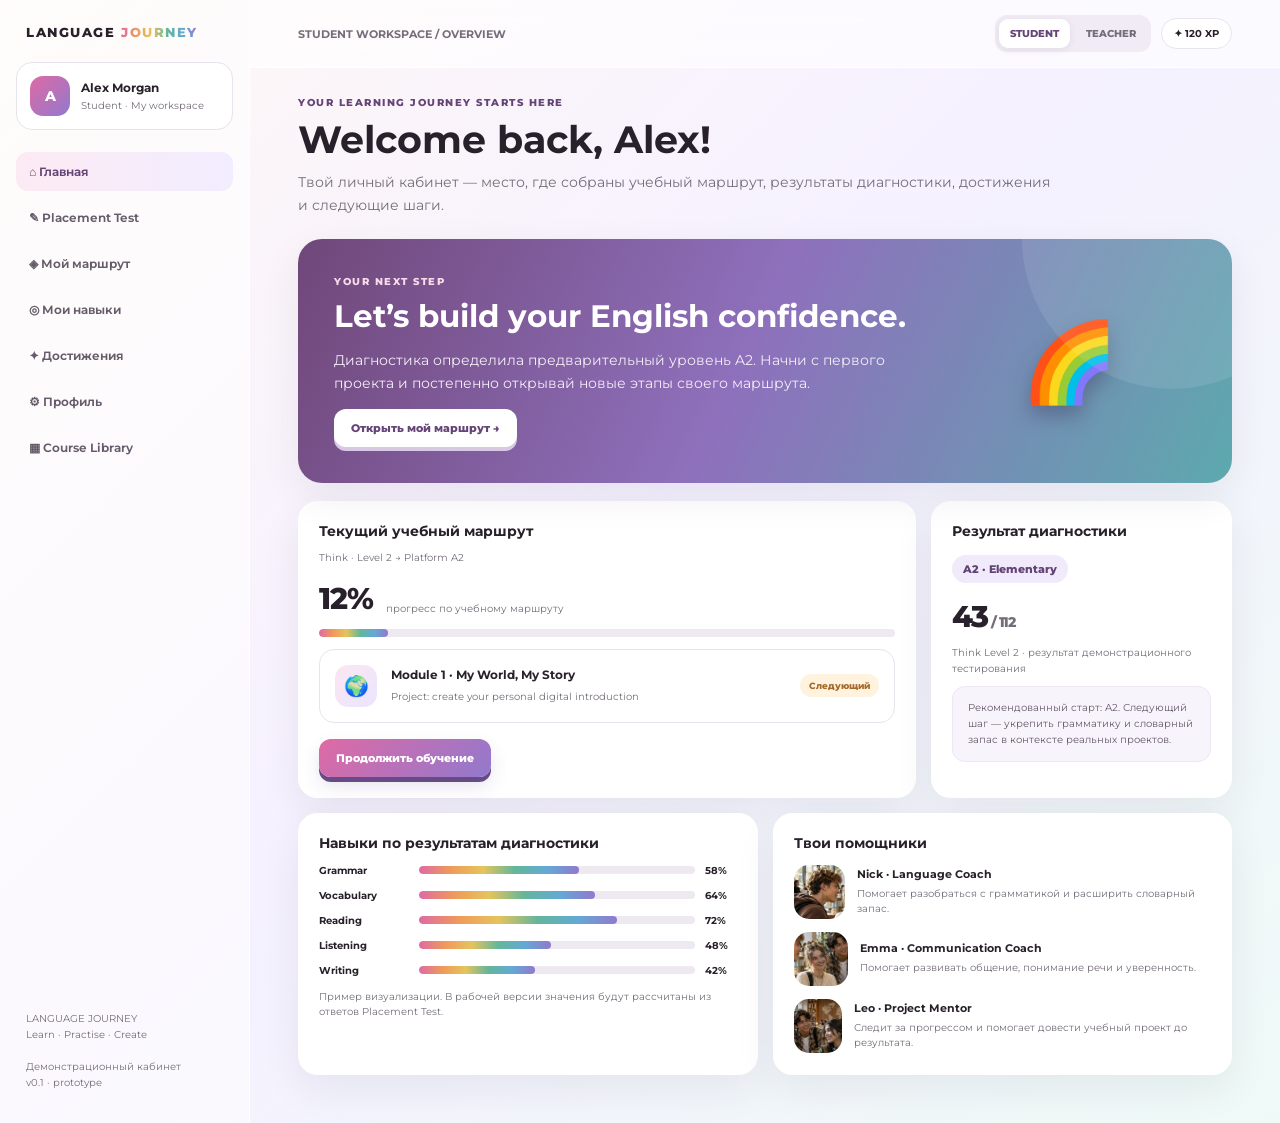
<file: index.html>
<!doctype html>
<html lang="ru"><head><meta charset="utf-8"><meta name="viewport" content="width=device-width,initial-scale=1">
<title>Language Journey · Student Cabinet</title>
<style>
@import url('https://fonts.googleapis.com/css2?family=Montserrat:wght@400;500;600;700;800&display=swap');
:root{--ink:#28202a;--muted:#766d7b;--paper:#fff;--bg:#f7f4fb;--line:#e9e3ee;--pink:#df6aa4;--orange:#ef9a5a;--yellow:#e5c45c;--green:#63b69b;--blue:#64a9d5;--violet:#9179ce;--plum:#654477;--shadow:0 14px 40px #30203d12}
*{box-sizing:border-box}body{margin:0;background:linear-gradient(135deg,#fff8f6,#f5f1ff 48%,#effaf7);font:14px Montserrat,Arial,sans-serif;color:var(--ink);min-height:100vh}button{font:inherit;cursor:pointer}.shell{min-height:100vh;display:grid;grid-template-columns:250px 1fr}.side{background:#fff9;border-right:1px solid #fff;padding:24px 16px;display:flex;flex-direction:column;gap:22px}.logo{font-weight:800;letter-spacing:.12em;font-size:13px;padding:0 10px}.logo span{background:linear-gradient(90deg,var(--pink),var(--orange),var(--yellow),var(--green),var(--blue),var(--violet));color:transparent;background-clip:text}.profile{display:flex;align-items:center;gap:11px;padding:13px;border:1px solid var(--line);border-radius:16px;background:#fff}.avatar{width:40px;height:40px;border-radius:13px;background:linear-gradient(135deg,var(--pink),var(--violet));display:grid;place-items:center;color:white;font-weight:800}.profile b{display:block;font-size:12px}.profile small{color:var(--muted);font-size:10px}.nav{display:grid;gap:7px}.nav button{border:0;background:transparent;text-align:left;padding:12px 13px;border-radius:12px;color:#655b6a;font-weight:650;font-size:12px}.nav button.active,.nav button:hover{background:linear-gradient(100deg,#fceaf3,#f1edff);color:var(--plum)}.sidefoot{margin-top:auto;font-size:10px;color:var(--muted);line-height:1.6;padding:8px 10px}.main{min-width:0;display:flex;flex-direction:column}.top{height:68px;padding:0 clamp(18px,4vw,48px);display:flex;align-items:center;justify-content:space-between;border-bottom:1px solid #fff;background:#ffffff9c;backdrop-filter:blur(12px)}.crumb{font-size:11px;color:var(--muted);font-weight:700}.topright{display:flex;align-items:center;gap:10px}.pill{border:1px solid var(--line);background:#fff;border-radius:30px;padding:8px 12px;font-size:10px;font-weight:700}.content{width:min(1180px,100%);margin:0 auto;padding:28px clamp(16px,4vw,48px) 48px}.view{display:none}.view.active{display:block}.eyebrow{font-size:10px;letter-spacing:.15em;text-transform:uppercase;font-weight:800;color:var(--plum);margin-bottom:9px}.h1{font-size:clamp(26px,4vw,38px);line-height:1.15;margin:0 0 9px}.sub{color:var(--muted);line-height:1.65;margin:0 0 22px;max-width:760px}.hero{background:linear-gradient(115deg,#704779,#8e70bc 48%,#5da9ae);color:white;border-radius:24px;padding:clamp(22px,4vw,36px);display:grid;grid-template-columns:1.4fr .6fr;gap:20px;align-items:center;box-shadow:var(--shadow);overflow:hidden;position:relative}.hero:after{content:"";position:absolute;width:300px;height:300px;border-radius:50%;right:-90px;top:-150px;background:#ffffff18}.hero .eyebrow{color:#f7dce9}.hero h2{font-size:clamp(22px,3vw,31px);margin:0 0 10px}.hero p{color:#f5edf8;line-height:1.65;max-width:620px}.heroArt{justify-self:center;font-size:78px;filter:drop-shadow(0 10px 10px #33204455)}.btn{border:0;border-radius:12px;padding:12px 17px;font-weight:800;font-size:11px;color:#fff;background:linear-gradient(135deg,var(--pink),var(--violet));box-shadow:0 5px 0 #674b87,0 9px 18px #674b8728;transition:.15s}.btn:active{transform:translateY(3px);box-shadow:0 2px 0 #674b87}.btn.light{background:white;color:var(--plum);box-shadow:0 4px 0 #d7c9e4}.grid{display:grid;grid-template-columns:repeat(12,1fr);gap:15px;margin-top:18px}.panel{background:#fff;border:1px solid #fff;border-radius:19px;padding:20px;box-shadow:var(--shadow);min-width:0}.span-3{grid-column:span 3}.span-4{grid-column:span 4}.span-5{grid-column:span 5}.span-6{grid-column:span 6}.span-7{grid-column:span 7}.span-8{grid-column:span 8}.span-12{grid-column:span 12}.panel h3{margin:0 0 7px;font-size:14px}.muted{color:var(--muted)}.small{font-size:10px;line-height:1.55}.metric{font-size:30px;font-weight:800;letter-spacing:-.04em}.level{display:inline-flex;align-items:center;gap:7px;border-radius:30px;padding:7px 11px;background:#f0eafa;color:#634477;font-size:11px;font-weight:800}.bar{height:8px;background:#eee9f1;border-radius:20px;overflow:hidden;margin:12px 0}.bar i{display:block;height:100%;border-radius:20px;background:linear-gradient(90deg,var(--pink),var(--orange),var(--yellow),var(--green),var(--blue),var(--violet))}.skill{display:grid;grid-template-columns:90px 1fr 32px;gap:10px;align-items:center;margin:12px 0;font-size:10px;font-weight:700}.skill .bar{margin:0}.module{display:flex;align-items:center;gap:14px;padding:15px;border:1px solid var(--line);border-radius:15px;margin-top:10px;background:#fff}.moduleIcon{width:42px;height:42px;display:grid;place-items:center;border-radius:13px;background:linear-gradient(135deg,#fce6f0,#eae5ff);font-size:20px;flex:none}.moduleBody{flex:1;min-width:0}.moduleBody b{display:block;font-size:12px;margin-bottom:4px}.moduleBody small{font-size:10px;color:var(--muted)}.status{font-size:9px;font-weight:800;padding:6px 9px;border-radius:20px;background:#e8f5ef;color:#39866b;white-space:nowrap}.status.lock{background:#f2eff4;color:#89808e}.status.next{background:#fff2df;color:#a56a28}.pathrow{display:grid;grid-template-columns:35px 1fr auto;gap:12px;align-items:center;padding:15px 0;border-bottom:1px solid var(--line)}.pathrow:last-child{border:0}.num{width:32px;height:32px;border-radius:50%;display:grid;place-items:center;background:linear-gradient(135deg,#f5dce9,#e4def8);font-weight:800;color:var(--plum)}.badge{display:inline-flex;padding:8px 10px;border-radius:11px;background:linear-gradient(120deg,#fff0d4,#f9e5f1);font-size:10px;font-weight:800;margin:4px}.helper{display:flex;gap:12px;align-items:center;margin-top:12px}.helper img{width:54px;height:54px;object-fit:cover;border-radius:15px}.helper b{font-size:11px}.helper p{font-size:10px;color:var(--muted);line-height:1.5;margin:4px 0}.notice{padding:13px 15px;border-radius:13px;background:#f8f4fb;border:1px solid #eee5f5;font-size:10px;line-height:1.6;color:#66596c}.actions{display:flex;gap:10px;flex-wrap:wrap;margin-top:16px}.table{width:100%;border-collapse:collapse;font-size:10px}.table td{padding:10px 6px;border-bottom:1px solid var(--line)}.table td:last-child{text-align:right;font-weight:800}.mobileMenu{display:none}
@media(max-width:800px){.shell{grid-template-columns:1fr}.side{position:sticky;top:0;z-index:5;padding:10px 12px;flex-direction:row;align-items:center;gap:10px;border-right:0;border-bottom:1px solid var(--line);overflow-x:auto}.logo{white-space:nowrap}.profile{display:none}.nav{display:flex;gap:4px}.nav button{white-space:nowrap;padding:10px}.sidefoot{display:none}.top{height:52px}.hero{grid-template-columns:1fr}.heroArt{display:none}.span-8,.span-4,.span-6{grid-column:span 12}.content{padding-top:20px}.module{align-items:flex-start}.status{white-space:normal;text-align:center}}

/* Teacher workspace additions */
.modeSwitch{display:flex;gap:5px;background:#f0ebf4;padding:4px;border-radius:12px}
.modeSwitch button{border:0;background:transparent;padding:8px 11px;border-radius:9px;font-size:10px;font-weight:800;color:#766d7b}
.modeSwitch button.active{background:#fff;color:#654477;box-shadow:0 2px 8px #30203d12}
.teacherOnly{display:none}.teacherOnly.active{display:block}
.kpi{display:flex;align-items:center;justify-content:space-between;gap:10px}.kpi .metric{font-size:27px}
.delta{font-size:9px;font-weight:800;color:#39866b;background:#e8f5ef;padding:6px 8px;border-radius:20px}
.filters{display:flex;gap:9px;flex-wrap:wrap;margin:13px 0}
.filters input,.filters select{font:inherit;font-size:10px;border:1px solid var(--line);background:#fff;border-radius:10px;padding:10px 12px;color:var(--ink);min-width:150px}
.dataTable{width:100%;border-collapse:collapse;font-size:10px;min-width:620px}
.dataTable th{text-align:left;color:var(--muted);font-size:9px;text-transform:uppercase;letter-spacing:.08em;padding:11px 9px;border-bottom:1px solid var(--line)}
.dataTable td{padding:12px 9px;border-bottom:1px solid var(--line);vertical-align:middle}
.dataTable tr:last-child td{border-bottom:0}
.studentCell{display:flex;align-items:center;gap:9px;font-weight:800}
.studentAvatar{width:29px;height:29px;border-radius:10px;background:linear-gradient(135deg,#f3d6e6,#dcd6f6);display:grid;place-items:center;color:#654477;font-size:10px}
.levelTag{font-size:9px;font-weight:800;border-radius:20px;padding:5px 8px;background:#eee9fa;color:#674b87;display:inline-block}
.scoreBar{height:6px;background:#eee9f1;border-radius:20px;width:75px;overflow:hidden;display:inline-block;vertical-align:middle;margin-right:6px}
.scoreBar i{display:block;height:100%;background:linear-gradient(90deg,var(--pink),var(--orange),var(--green))}
.tableWrap{overflow-x:auto}
.teacherHero{background:linear-gradient(115deg,#3e344f,#654477 52%,#4d8790);color:white;border-radius:22px;padding:25px;display:flex;justify-content:space-between;gap:20px;align-items:center}
.teacherHero p{color:#eee5f3;font-size:11px;line-height:1.6;max-width:650px}
.teacherHero .eyebrow{color:#f3d6e6}
.teacherHero .heroArt{font-size:56px}
.miniBars{display:grid;gap:12px;margin-top:16px}
.miniBar{display:grid;grid-template-columns:95px 1fr 30px;gap:10px;align-items:center;font-size:10px;font-weight:700}
.miniBar .bar{margin:0}
.alertRow{padding:12px;border-radius:12px;background:#fff7ed;border:1px solid #f6e7d5;font-size:10px;line-height:1.55;margin-top:9px}
.detailBtn{border:1px solid var(--line);background:#fff;color:var(--plum);padding:7px 10px;border-radius:9px;font-size:9px;font-weight:800}
.modalBack{position:fixed;inset:0;background:#21172e66;display:none;align-items:center;justify-content:center;padding:16px;z-index:20}
.modalBack.open{display:flex}.modal{background:white;border-radius:20px;padding:24px;width:min(540px,100%);box-shadow:0 20px 60px #1b102b44}
.modalHead{display:flex;justify-content:space-between;align-items:center;gap:12px}.modalHead button{border:0;background:#f4eff7;border-radius:9px;padding:7px 10px}
@media(max-width:800px){.modeSwitch{margin-left:auto}.teacherHero .heroArt{display:none}.dataTable{min-width:600px}}


/* v0.6 layout corrections */
.grid>.panel{min-width:0}
.teacherHero{width:100%;min-width:0}
.teacherHero>div:first-child{min-width:0}
.teacherHero p{max-width:760px}
#teacher .grid{grid-template-columns:repeat(12,minmax(0,1fr));align-items:stretch}
#teacher .grid>.panel{height:100%}
#teacher .miniBar{grid-template-columns:42px minmax(0,1fr) 26px}
#teacherGroups .grid{grid-template-columns:repeat(12,minmax(0,1fr))}
#teacherGroups .panel.span-4{grid-column:span 4}
#teacherAnalytics .grid,#teacherSettings .grid{grid-template-columns:repeat(12,minmax(0,1fr))}
#teacherStudents .panel{width:100%}
@media(max-width:900px){
 .span-3,.span-4,.span-5,.span-6,.span-7,.span-8{grid-column:span 12}
 #teacher .grid>.panel,#teacherGroups .panel.span-4{grid-column:span 12}
 #teacherAnalytics .grid>.panel,#teacherSettings .grid>.panel{grid-column:span 12}
 .teacherHero{align-items:flex-start}
}


/* Teacher pages: compact, information-dense workspace */
.sectionHead{display:flex;align-items:center;justify-content:space-between;gap:14px;flex-wrap:wrap;margin-bottom:12px}
.sectionHead h3{margin:0 0 4px}
.actionRow{width:100%;display:flex;align-items:center;gap:11px;text-align:left;border:0;border-top:1px solid var(--line);background:transparent;padding:13px 2px;color:var(--ink)}
.actionRow>span{width:34px;height:34px;display:grid;place-items:center;border-radius:11px;background:#f5eafa;color:var(--plum);font-size:17px;flex:none}
.actionRow div{flex:1;min-width:0}.actionRow b,.actionRow small{display:block}.actionRow b{font-size:11px}.actionRow small{font-size:9px;color:var(--muted);margin-top:3px}
.attentionItem{display:flex;align-items:center;gap:10px;padding:11px 0;border-top:1px solid var(--line)}
.attentionItem>div{flex:1;min-width:0}.attentionItem b,.attentionItem small{display:block}.attentionItem b{font-size:11px}.attentionItem small{font-size:9px;color:var(--muted);margin-top:3px}
.attentionDot{width:9px;height:9px;border-radius:50%;background:#e9a05d;flex:none}
.activityLine{display:grid;grid-template-columns:1fr auto;gap:4px 12px;padding:11px 0;border-top:1px solid var(--line)}
.activityLine b{font-size:10px}.activityLine span{font-size:9px;color:var(--muted)}.activityLine small{font-size:9px;color:var(--muted);grid-column:2;grid-row:1/3}
.tableFooter{display:flex;justify-content:space-between;align-items:center;gap:12px;padding-top:13px;border-top:1px solid var(--line)}
.pager{display:flex;align-items:center;gap:9px;font-size:10px;font-weight:700}
.compareRow{display:grid;grid-template-columns:82px 1fr 65px;gap:12px;align-items:center;margin:17px 0;font-size:10px}
.compareRow .bar{margin:0}.compareRow strong{text-align:right;font-size:10px}
.recommendation{padding:11px 0;border-top:1px solid var(--line)}
.recommendation b{font-size:10px}.recommendation p{font-size:9px;color:var(--muted);line-height:1.5;margin:5px 0 0}
.courseSetting{display:flex;align-items:center;gap:11px;padding:13px 0;border-top:1px solid var(--line)}
.courseBadge{width:34px;height:34px;border-radius:11px;background:linear-gradient(135deg,#f4dce9,#e7e1fb);display:grid;place-items:center;font-weight:800;color:var(--plum)}
.courseSetting>div:nth-child(2){flex:1;min-width:0}.courseSetting b,.courseSetting small{display:block}.courseSetting b{font-size:11px}.courseSetting small{font-size:9px;color:var(--muted);margin-top:3px}
.ruleRow{display:flex;justify-content:space-between;padding:7px 2px;border-bottom:1px solid var(--line);font-size:10px}.ruleRow span{color:var(--muted)}.ruleRow b{color:var(--plum)}
.settingLine{display:flex;justify-content:space-between;align-items:center;gap:14px;padding:12px 0;border-top:1px solid var(--line)}
.settingLine span{min-width:0}.settingLine b,.settingLine small{display:block}.settingLine b{font-size:10px}.settingLine small{font-size:9px;color:var(--muted);margin-top:3px}
.settingLine input[type=checkbox]{width:17px;height:17px;accent-color:#8b65b4;flex:none}
.settingsForm{display:grid;grid-template-columns:repeat(3,minmax(0,1fr));gap:12px}
.settingsForm label{font-size:9px;font-weight:700;color:var(--muted)}
.settingsForm input,.settingsForm select{display:block;width:100%;margin-top:6px;padding:10px;border:1px solid var(--line);border-radius:10px;font:inherit;font-size:10px;background:#fff;color:var(--ink)}
#teacherGroups .grid,#teacherStudents .grid,#teacherAnalytics .grid,#teacherSettings .grid{align-items:stretch}
#teacherGroups .panel,#teacherStudents .panel,#teacherAnalytics .panel,#teacherSettings .panel{height:100%}
#teacherGroups .span-4{grid-column:span 4}
#teacherGroups .span-8{grid-column:span 8}
#teacherGroups .span-4:last-child{grid-column:span 4}
@media(max-width:900px){
 #teacherGroups .span-4,#teacherGroups .span-8,
 #teacherStudents .span-3,#teacherStudents .span-6,
 #teacherAnalytics .span-3,#teacherAnalytics .span-4,#teacherAnalytics .span-6,#teacherAnalytics .span-8,
 #teacherSettings .span-6{grid-column:span 12}
 .settingsForm{grid-template-columns:1fr}
 .tableFooter{align-items:flex-start;flex-direction:column}
}

.achievementCard .achievementIcon{width:54px;height:54px;display:flex;align-items:center;justify-content:center;margin-bottom:3px}.achievementCard .achievementIcon svg{width:54px;height:54px;display:block}.achievementCard{min-height:164px}
</style></head><body>
<div class="shell">
<aside class="side"><div class="logo">LANGUAGE <span>JOURNEY</span></div>
<div class="profile"><div class="avatar">A</div><div><b>Alex Morgan</b><small id="roleCaption">Student · My workspace</small></div></div>
<nav class="nav">
<button class="active" data-view="home">⌂ Главная</button><button data-view="path">◈ Мой маршрут</button><button data-view="skills">◎ Мои навыки</button><button data-view="achievements">✦ Достижения</button><button data-view="profile">⚙ Профиль</button>
</nav><div class="sidefoot">LANGUAGE JOURNEY<br>Learn · Practise · Create<br><br>Демонстрационный кабинет<br>v0.1 · prototype</div></aside>
<section class="main"><header class="top"><div class="crumb" id="crumb">STUDENT WORKSPACE / OVERVIEW</div><div class="topright"><div class="modeSwitch"><button id="studentMode" class="active" onclick="setMode('student')">STUDENT</button><button id="teacherMode" onclick="setMode('teacher')">TEACHER</button></div><span class="pill" id="topPill">✦ 120 XP</span></div></header>
<div class="content">
<section class="view active" id="home">
<div class="eyebrow">Your learning journey starts here</div><h1 class="h1">Welcome back, Alex!</h1><p class="sub">Твой личный кабинет — место, где собраны учебный маршрут, результаты диагностики, достижения и следующие шаги.</p>
<div class="hero"><div><div class="eyebrow">Your next step</div><h2>Let’s build your English confidence.</h2><p>Диагностика определила предварительный уровень A2. Начни с первого проекта и постепенно открывай новые этапы своего маршрута.</p><button class="btn light" onclick="show('path')">Открыть мой маршрут →</button></div><div class="heroArt">🌈</div></div>
<div class="grid">
<div class="panel span-8"><h3>Текущий учебный маршрут</h3><p class="small muted">Think · Level 2 → Platform A2</p>
<div style="display:flex;align-items:end;gap:14px;margin-top:14px"><div class="metric">12%</div><div class="small muted">прогресс по учебному маршруту</div></div><div class="bar"><i style="width:12%"></i></div>
<div class="module"><div class="moduleIcon">🌍</div><div class="moduleBody"><b>Module 1 · My World, My Story</b><small>Project: create your personal digital introduction</small></div><span class="status next">Следующий</span></div>
<div class="actions"><button class="btn" onclick="show('path')">Продолжить обучение</button></div></div>
<div class="panel span-4"><h3>Результат диагностики</h3><div style="margin:15px 0"><span class="level">A2 · Elementary</span></div><div class="metric">43<span style="font-size:14px;color:var(--muted)"> / 112</span></div><p class="small muted">Think Level 2 · результат демонстрационного тестирования</p><div class="notice">Рекомендованный старт: A2. Следующий шаг — укрепить грамматику и словарный запас в контексте реальных проектов.</div></div>
<div class="panel span-6"><h3>Навыки по результатам диагностики</h3><div class="skill"><span>Grammar</span><div class="bar"><i style="width:58%"></i></div><b>58%</b></div><div class="skill"><span>Vocabulary</span><div class="bar"><i style="width:64%"></i></div><b>64%</b></div><div class="skill"><span>Reading</span><div class="bar"><i style="width:72%"></i></div><b>72%</b></div><div class="skill"><span>Listening</span><div class="bar"><i style="width:48%"></i></div><b>48%</b></div><div class="skill"><span>Writing</span><div class="bar"><i style="width:42%"></i></div><b>42%</b></div><p class="small muted">Пример визуализации. В рабочей версии значения будут рассчитаны из ответов Placement Test.</p></div>
<div class="panel span-6"><h3>Твои помощники</h3><div class="helper"><img src="media/helper_nick.jpg"><div><b>Nick · Language Coach</b><p>Помогает разобраться с грамматикой и расширить словарный запас.</p></div></div><div class="helper"><img src="media/helper_emma.jpg"><div><b>Emma · Communication Coach</b><p>Помогает развивать общение, понимание речи и уверенность.</p></div></div><div class="helper"><img src="media/helper_leo.jpg"><div><b>Leo · Project Mentor</b><p>Следит за прогрессом и помогает довести учебный проект до результата.</p></div></div></div>
</div></section>
<section class="view" id="path"><div class="eyebrow">Your personalised pathway</div><h1 class="h1">Мой учебный маршрут</h1><p class="sub">Путь формируется по результатам Placement Test. Каждый модуль — отдельный проект, а каждое занятие приближает тебя к его завершению.</p>
<div class="grid"><div class="panel span-8"><h3>Level A2 · Elementary</h3><p class="small muted">Think Level 2 · 10 учебных модулей</p>
<div class="pathrow"><div class="num">01</div><div><b>My World, My Story</b><div class="small muted">Create a personal digital introduction</div></div><span class="status next">Открыт</span></div>
<div class="pathrow"><div class="num">02</div><div><b>Food for Thought</b><div class="small muted">Design a balanced café menu</div></div><span class="status lock">Закрыт</span></div>
<div class="pathrow"><div class="num">03</div><div><b>Our Planet, Our Future</b><div class="small muted">Create an eco-awareness campaign</div></div><span class="status lock">Закрыт</span></div>
<div class="pathrow"><div class="num">04</div><div><b>Travel Smart</b><div class="small muted">Plan a sustainable city trip</div></div><span class="status lock">Закрыт</span></div>
<div class="pathrow"><div class="num">05–10</div><div><b>Следующие проекты</b><div class="small muted">Откроются после прохождения предыдущих этапов</div></div><span class="status lock">Закрыты</span></div>
<div class="notice" style="margin-top:15px">Демонстрационные названия модулей. Состав и последовательность будут сверены с утверждённой программой курса и учебными материалами.</div></div>
<div class="panel span-4"><h3>Почему назначен этот уровень?</h3><p class="small muted">Тест показал уверенное владение базовыми структурами и необходимость дальнейшей практики в аудировании и письменной речи.</p><table class="table"><tr><td>Think band</td><td>Level 2</td></tr><tr><td>Score</td><td>43 / 112</td></tr><tr><td>Platform level</td><td>A2</td></tr><tr><td>Course</td><td>Level A2</td></tr></table></div></div></section>
<section class="view" id="skills"><div class="eyebrow">Diagnostic profile</div><h1 class="h1">Мои навыки</h1><p class="sub">Здесь отображается не только общий уровень, но и профиль сильных сторон и зон развития.</p>
<div class="grid"><div class="panel span-6"><h3>Skill profile</h3><div class="skill"><span>Grammar</span><div class="bar"><i style="width:58%"></i></div><b>58%</b></div><div class="skill"><span>Vocabulary</span><div class="bar"><i style="width:64%"></i></div><b>64%</b></div><div class="skill"><span>Reading</span><div class="bar"><i style="width:72%"></i></div><b>72%</b></div><div class="skill"><span>Listening</span><div class="bar"><i style="width:48%"></i></div><b>48%</b></div><div class="skill"><span>Writing</span><div class="bar"><i style="width:42%"></i></div><b>42%</b></div></div><div class="panel span-6"><h3>Рекомендации</h3><div class="notice"><b>Listening</b><br>Регулярно выполняй задания на понимание основной мысли и деталей аудиотекстов.</div><div class="notice" style="margin-top:10px"><b>Writing</b><br>Практикуй короткие связные тексты и используй лексику текущего модуля.</div><div class="notice" style="margin-top:10px"><b>Grammar & Vocabulary</b><br>Закрепляй изученные структуры в коммуникативных ситуациях, а не только в отдельных упражнениях.</div></div></div></section>
<section class="view" id="achievements"><div class="eyebrow">Milestones & rewards</div><h1 class="h1">Мои достижения</h1><p class="sub">Значки отражают реальные учебные действия и освоенные навыки.</p><div class="grid"><div class="panel span-4 achievementCard"><div class="achievementIcon" aria-hidden="true"><svg viewBox="0 0 64 64"><circle cx="32" cy="32" r="25" fill="#f7f0dc" stroke="#a9823e" stroke-width="2.5"/><circle cx="32" cy="32" r="18" fill="#fff" stroke="#d9bd78" stroke-width="1.5"/><path d="M32 15v6m0 22v6M15 32h6m22 0h6M32 32l-9-10m9 10 10-5" fill="none" stroke="#6d536e" stroke-width="2.4" stroke-linecap="round"/><circle cx="32" cy="32" r="3" fill="#b58b46"/></svg></div><h3>First Step</h3><p class="small muted">Пройден Placement Test</p><span class="status">Получен</span></div><div class="panel span-4 achievementCard"><div class="achievementIcon" aria-hidden="true"><svg viewBox="0 0 64 64"><path d="M13 34v-7a19 19 0 0 1 38 0v7" fill="none" stroke="#4d4c59" stroke-width="5" stroke-linecap="round"/><rect x="10" y="31" width="12" height="21" rx="5" fill="#d8d8e2" stroke="#4d4c59" stroke-width="2.5"/><rect x="42" y="31" width="12" height="21" rx="5" fill="#d8d8e2" stroke="#4d4c59" stroke-width="2.5"/><path d="M22 48v2a7 7 0 0 0 7 7h6" fill="none" stroke="#4d4c59" stroke-width="2.5" stroke-linecap="round"/><rect x="34" y="53" width="9" height="6" rx="2" fill="#a98abd"/></svg></div><h3>Good Listener</h3><p class="small muted">Выполнены задания Listening</p><span class="status lock">В процессе</span></div><div class="panel span-4 achievementCard"><div class="achievementIcon" aria-hidden="true"><svg viewBox="0 0 64 64"><path d="M8 42 39 11q8-8 17-7 1 10-7 18L18 53Z" fill="#f4f1f7" stroke="#3e3547" stroke-width="2.5" stroke-linejoin="round"/><path d="m39 11 17-7q1 10-7 18l-10-11Z" fill="#e7a0a9" stroke="#3e3547" stroke-width="2"/><circle cx="42" cy="21" r="5" fill="#a9d9e7" stroke="#3e3547" stroke-width="2"/><path d="m8 42 10 11-12 5 2-16Zm10 11 4-12 9 9-13 3Z" fill="#d9b66b" stroke="#3e3547" stroke-width="2" stroke-linejoin="round"/><path d="m25 25-9-2 7-7m14 26 2 9 7-7" fill="none" stroke="#65b6cf" stroke-width="3" stroke-linecap="round"/></svg></div><h3>Project Starter</h3><p class="small muted">Начат первый проект</p><span class="status lock">Впереди</span></div></div></section>
<section class="view" id="profile"><div class="eyebrow">Personal settings</div><h1 class="h1">Профиль студента</h1><p class="sub">Демонстрационные данные. В рабочей системе профиль будет связан с учётной записью LMS.</p><div class="grid"><div class="panel span-6"><h3>Личные данные</h3><table class="table"><tr><td>Имя</td><td>Alex Morgan</td></tr><tr><td>Student ID</td><td>ST-2048</td></tr><tr><td>Назначенный уровень</td><td>A2</td></tr><tr><td>Курс</td><td>English · A2</td></tr><tr><td>Статус</td><td>Active</td></tr></table></div><div class="panel span-6"><h3>Интеграция и данные</h3><div class="notice">В этой версии вход, хранение результатов и синхронизация с Moodle не подключены. Это интерактивный UX-прототип, а не готовая LMS-авторизация.</div></div></div></section>

<section class="view" id="placement">
<div class="eyebrow">Placement test · diagnostic assessment</div>
<h1 class="h1">Think Placement Test</h1>
<p class="sub">Пройди диагностический тест, чтобы определить стартовый уровень английского и получить персональный учебный маршрут.</p>
<div class="notice" style="margin-bottom:14px">Тест занимает до 80 минут. Результат и профиль навыков будут переданы в личный кабинет после завершения. Открытые ответы и диктант могут требовать проверки преподавателем.</div>
<div class="panel" style="margin:0 0 14px;padding:15px">
 <div style="display:flex;justify-content:space-between;align-items:center;gap:10px;flex-wrap:wrap">
  <div><b style="font-size:12px">Режим разработки</b><div class="small muted">Для проверки кабинета можно подставить демонстрационный результат и не проходить тест заново.</div></div>
  <span class="level">DEV TOOLS</span>
 </div>
 <div class="actions" style="margin-top:10px">
  <button class="detailBtn" onclick="applyDemoLevel('A1')">Тест A1</button>
  <button class="detailBtn" onclick="applyDemoLevel('A2')">Тест A2</button>
  <button class="detailBtn" onclick="applyDemoLevel('B1')">Тест B1</button>
  <button class="detailBtn" onclick="applyDemoLevel('B2')">Тест B2</button>
  <button class="detailBtn" onclick="applyDemoLevel('C1')">Тест C1</button>
  <button class="detailBtn" onclick="clearPlacementDemo()">Сбросить результат</button>
 </div>
 <div id="placementStatus" class="small muted" style="margin-top:9px">Выбери уровень для быстрой проверки интерфейса или пройди настоящий тест ниже.</div>
</div>
<div style="height:calc(100vh - 280px);min-height:600px;border-radius:18px;overflow:hidden;border:1px solid #e9e3ee;background:white;box-shadow:var(--shadow)">
<iframe id="placementFrame" src="placement-test/index.html" title="Think Placement Test" style="width:100%;height:100%;border:0;background:white" allow="autoplay"></iframe>
</div>
</section>

<section class="view" id="teacher">
<div class="eyebrow">Teacher workspace · overview</div>
<h1 class="h1">Teacher Dashboard</h1>
<p class="sub">Управление группами, диагностикой и учебной динамикой. Здесь преподаватель видит не только оценки, но и то, где студентам нужна поддержка.</p>
<div class="teacherHero"><div><div class="eyebrow">Academic overview · 2026/27</div><h2 style="font-size:25px;margin:0 0 7px">Your students. Their progress. One view.</h2><p>Сводная аналитика по результатам Placement Test и продвижению по проектным модулям. Данные ниже демонстрационные — интеграция с реальными аккаунтами будет подключена на следующем этапе.</p></div><div class="heroArt">📊</div></div>
<div class="grid">
<div class="panel span-3"><div class="kpi"><div><div class="small muted">Students</div><div class="metric">24</div></div><span class="delta">+3 this month</span></div></div>
<div class="panel span-3"><div class="kpi"><div><div class="small muted">Test completed</div><div class="metric">19<span style="font-size:13px;color:var(--muted)"> / 24</span></div></div></div></div>
<div class="panel span-3"><div class="kpi"><div><div class="small muted">Average score</div><div class="metric">61<span style="font-size:13px;color:var(--muted)"> / 112</span></div></div></div></div>
<div class="panel span-3"><div class="kpi"><div><div class="small muted">At-risk students</div><div class="metric">4</div></div><span class="delta" style="background:#fff2df;color:#a56a28">Needs review</span></div></div>
<div class="panel span-7"><h3>Распределение по уровням</h3><p class="small muted">По завершённым диагностическим тестам · демонстрационные данные</p>
<div class="miniBars"><div class="miniBar"><span>A1</span><div class="bar"><i style="width:16%"></i></div><b>3</b></div><div class="miniBar"><span>A2</span><div class="bar"><i style="width:37%"></i></div><b>7</b></div><div class="miniBar"><span>B1</span><div class="bar"><i style="width:26%"></i></div><b>5</b></div><div class="miniBar"><span>B2</span><div class="bar"><i style="width:16%"></i></div><b>3</b></div><div class="miniBar"><span>C1</span><div class="bar"><i style="width:5%"></i></div><b>1</b></div></div></div>
<div class="panel span-5"><h3>Группы и курсы</h3><div class="pathrow"><div class="num">A</div><div><b>English A1–A2</b><div class="small muted">10 студентов · 8 завершили тест</div></div><span class="status">Active</span></div><div class="pathrow"><div class="num">B</div><div><b>English B1</b><div class="small muted">8 студентов · 7 завершили тест</div></div><span class="status">Active</span></div><div class="pathrow"><div class="num">C</div><div><b>English B2–C1</b><div class="small muted">6 студентов · 4 завершили тест</div></div><span class="status">Active</span></div></div>
<div class="panel span-8"><div style="display:flex;justify-content:space-between;gap:12px;align-items:center;flex-wrap:wrap"><div><h3>Список студентов</h3><p class="small muted">Поиск, фильтрация и просмотр диагностического профиля</p></div><button class="btn" onclick="alert('В рабочей версии здесь будет экспорт отчёта CSV/XLSX.')">Экспорт отчёта ↓</button></div>
<div class="filters"><input id="studentSearch" placeholder="Поиск по имени..." oninput="filterStudents()"><select id="levelFilter" onchange="filterStudents()"><option value="">Все уровни</option><option>A1</option><option>A2</option><option>B1</option><option>B2</option><option>C1</option></select><select id="testFilter" onchange="filterStudents()"><option value="">Все статусы</option><option value="done">Тест пройден</option><option value="pending">Ожидает тест</option></select></div>
<div class="tableWrap"><table class="dataTable"><thead><tr><th>Student</th><th>Group</th><th>Score</th><th>Level</th><th>Progress</th><th>Status</th><th></th></tr></thead><tbody id="studentRows">
<tr data-name="alex morgan" data-group="A" data-level="A2" data-test="done"><td><div class="studentCell"><span class="studentAvatar">AM</span>Alex Morgan</div></td><td>A</td><td>43/112</td><td><span class="levelTag">A2</span></td><td><span class="scoreBar"><i style="width:12%"></i></span>12%</td><td><span class="status">Active</span></td><td><button class="detailBtn" onclick="openStudent('Alex Morgan','A2','43','12','Listening, Writing')">Открыть</button></td></tr>
<tr data-name="sophia lee" data-group="B" data-level="B1" data-test="done"><td><div class="studentCell"><span class="studentAvatar">SL</span>Sophia Lee</div></td><td>B</td><td>58/112</td><td><span class="levelTag">B1</span></td><td><span class="scoreBar"><i style="width:35%"></i></span>35%</td><td><span class="status">Active</span></td><td><button class="detailBtn" onclick="openStudent('Sophia Lee','B1','58','35','Grammar, Listening')">Открыть</button></td></tr>
<tr data-name="liam parker" data-group="A" data-level="A1" data-test="done"><td><div class="studentCell"><span class="studentAvatar">LP</span>Liam Parker</div></td><td>A</td><td>24/112</td><td><span class="levelTag">A1</span></td><td><span class="scoreBar"><i style="width:8%"></i></span>8%</td><td><span class="status next">Support</span></td><td><button class="detailBtn" onclick="openStudent('Liam Parker','A1','24','8','Grammar, Vocabulary, Reading')">Открыть</button></td></tr>
<tr data-name="olivia brown" data-group="C" data-level="B2" data-test="done"><td><div class="studentCell"><span class="studentAvatar">OB</span>Olivia Brown</div></td><td>C</td><td>76/112</td><td><span class="levelTag">B2</span></td><td><span class="scoreBar"><i style="width:61%"></i></span>61%</td><td><span class="status">Active</span></td><td><button class="detailBtn" onclick="openStudent('Olivia Brown','B2','76','61','Writing')">Открыть</button></td></tr>
<tr data-name="noah wilson" data-group="B" data-level="" data-test="pending"><td><div class="studentCell"><span class="studentAvatar">NW</span>Noah Wilson</div></td><td>B</td><td>—</td><td>—</td><td>—</td><td><span class="status lock">Test pending</span></td><td><button class="detailBtn" onclick="openStudent('Noah Wilson','Not assigned','—','0','Placement Test not completed')">Открыть</button></td></tr>
<tr data-name="ava martin" data-group="A" data-level="A2" data-test="done"><td><div class="studentCell"><span class="studentAvatar">AM</span>Ava Martin</div></td><td>A</td><td>39/112</td><td><span class="levelTag">A2</span></td><td><span class="scoreBar"><i style="width:18%"></i></span>18%</td><td><span class="status next">Support</span></td><td><button class="detailBtn" onclick="openStudent('Ava Martin','A2','39','18','Listening, Grammar')">Открыть</button></td></tr>
</tbody></table></div></div>
<div class="panel span-4"><h3>Зоны внимания</h3><p class="small muted">Навыки с наиболее частыми затруднениями</p><div class="skill"><span>Listening</span><div class="bar"><i style="width:78%"></i></div><b>78%</b></div><div class="skill"><span>Writing</span><div class="bar"><i style="width:66%"></i></div><b>66%</b></div><div class="skill"><span>Grammar</span><div class="bar"><i style="width:52%"></i></div><b>52%</b></div><div class="alertRow"><b>Рекомендация</b><br>Запланировать дополнительную практику Listening и Writing для студентов групп A и B.</div><div class="alertRow" style="background:#f5f1fb;border-color:#e8def2"><b>Teacher note</b><br>Данные агрегированы для демонстрации интерфейса. Не использовать как реальные результаты.</div></div>
</div></section>

<section class="view" id="teacherGroups">
<div class="eyebrow">Teacher workspace · groups</div><h1 class="h1">Мои группы</h1><p class="sub">Состав групп, назначенные курсы и общая динамика обучения.</p>
<div class="grid">
<div class="panel span-4"><div class="kpi"><div><div class="small muted">Всего студентов</div><div class="metric">10</div></div><span class="level">A1–A2</span></div><h3>Group A · Foundation</h3><p class="small muted">Курс English A1–A2 · 10 модулей</p><div class="bar"><i style="width:80%"></i></div><div class="small muted">8 из 10 завершили Placement Test</div><div class="actions"><button class="detailBtn" onclick="openGroup('A')">Открыть группу</button><span class="status">Active</span></div></div>
<div class="panel span-4"><div class="kpi"><div><div class="small muted">Всего студентов</div><div class="metric">8</div></div><span class="level">B1</span></div><h3>Group B · Intermediate</h3><p class="small muted">Курс English B1 · 10 модулей</p><div class="bar"><i style="width:87.5%"></i></div><div class="small muted">7 из 8 завершили Placement Test</div><div class="actions"><button class="detailBtn" onclick="openGroup('B')">Открыть группу</button><span class="status">Active</span></div></div>
<div class="panel span-4"><div class="kpi"><div><div class="small muted">Всего студентов</div><div class="metric">6</div></div><span class="level">B2–C1</span></div><h3>Group C · Advanced</h3><p class="small muted">Курс English B2–C1 · 10 модулей</p><div class="bar"><i style="width:66%"></i></div><div class="small muted">4 из 6 завершили Placement Test</div><div class="actions"><button class="detailBtn" onclick="openGroup('C')">Открыть группу</button><span class="status">Active</span></div></div>
<div class="panel span-8"><div class="sectionHead"><div><h3>Сводка по группам</h3><p class="small muted">Диагностика и текущая учебная активность</p></div><button class="btn" onclick="teacherToast('Создание группы')">＋ Создать группу</button></div><div class="tableWrap"><table class="dataTable"><thead><tr><th>Группа</th><th>Курс</th><th>Студенты</th><th>Тест завершён</th><th>Средний балл</th><th>Активность</th></tr></thead><tbody><tr><td><b>Group A</b></td><td>A1–A2</td><td>10</td><td>8 / 10</td><td>38 / 112</td><td><span class="status">Active</span></td></tr><tr><td><b>Group B</b></td><td>B1</td><td>8</td><td>7 / 8</td><td>61 / 112</td><td><span class="status">Active</span></td></tr><tr><td><b>Group C</b></td><td>B2–C1</td><td>6</td><td>4 / 6</td><td>82 / 112</td><td><span class="status">Active</span></td></tr></tbody></table></div></div>
<div class="panel span-4"><h3>Быстрые действия</h3><button class="actionRow" onclick="teacherToast('Импорт списка студентов')"><span>⇧</span><div><b>Импортировать студентов</b><small>Загрузить список из CSV/XLSX</small></div><icon name="chevron-right"/></button><button class="actionRow" onclick="teacherToast('Назначение курса группе')"><span>◈</span><div><b>Назначить курс</b><small>Связать группу с уровнем A1–C1</small></div><icon name="chevron-right"/></button><button class="actionRow" onclick="teacherToast('Отчёт по группам')"><span>▤</span><div><b>Отчёт по группам</b><small>Сводка диагностики и прогресса</small></div><icon name="chevron-right"/></button></div>
</div></section>
<section class="view" id="teacherStudents">
<div class="eyebrow">Teacher workspace · students</div><h1 class="h1">Студенты</h1><p class="sub">Единый список студентов, результаты диагностики, назначенные уровни и учебная активность.</p>
<div class="grid">
<div class="panel span-3"><div class="small muted">Всего студентов</div><div class="metric">24</div><div class="small muted">В 3 учебных группах</div></div><div class="panel span-3"><div class="small muted">Завершили тест</div><div class="metric">19 <small class="muted">/ 24</small></div><div class="bar"><i style="width:79%"></i></div></div><div class="panel span-3"><div class="small muted">Назначен уровень</div><div class="metric">19</div><div class="small muted">A1–C1</div></div><div class="panel span-3"><div class="small muted">Нужна поддержка</div><div class="metric">4</div><div class="small muted">По результатам диагностики</div></div>
<div class="panel span-12"><div class="sectionHead"><div><h3>Список студентов</h3><p class="small muted">Поиск, фильтрация и просмотр диагностического профиля</p></div><button class="btn" onclick="teacherToast('Экспорт списка студентов')">Экспорт отчёта ↓</button></div>
<div class="filters"><input id="studentSearch2" placeholder="Поиск по имени..." oninput="filterStudents2()"><select id="levelFilter2" onchange="filterStudents2()"><option value="">Все уровни</option><option>A1</option><option>A2</option><option>B1</option><option>B2</option><option>C1</option></select><select id="testFilter2" onchange="filterStudents2()"><option value="">Все статусы</option><option value="done">Тест пройден</option><option value="pending">Ожидает тест</option></select><select id="groupFilter2" onchange="filterStudents2()"><option value="">Все группы</option><option>A</option><option>B</option><option>C</option></select></div>
<div class="tableWrap"><table class="dataTable"><thead><tr><th>Student</th><th>Group</th><th>Score</th><th>Level</th><th>Progress</th><th>Status</th><th></th></tr></thead><tbody id="studentRows2"></tbody></table></div>
<div class="tableFooter"><span class="small muted" id="studentCount">Показано 6 из 24 студентов · демонстрационные данные</span><div class="pager"><button class="detailBtn" disabled>‹</button><span>1 / 4</span><button class="detailBtn" onclick="teacherToast('Следующая страница')">›</button></div></div></div>
<div class="panel span-6"><h3>Требуют внимания</h3><div class="attentionItem"><span class="attentionDot"></span><div><b>Liam Parker</b><small>Низкий результат · A1 · Grammar и Vocabulary</small></div><button class="detailBtn" onclick="openStudent('Liam Parker','A1','24','8','Grammar, Vocabulary, Reading')">Карточка</button></div><div class="attentionItem"><span class="attentionDot"></span><div><b>Ava Martin</b><small>Listening · требуется дополнительная практика</small></div><button class="detailBtn" onclick="openStudent('Ava Martin','A2','39','18','Listening, Grammar')">Карточка</button></div></div>
<div class="panel span-6"><h3>Недавняя активность</h3><div class="activityLine"><b>Sophia Lee</b><span>Завершила Module 1</span><small>Сегодня</small></div><div class="activityLine"><b>Olivia Brown</b><span>Получила значок Project Starter</span><small>Вчера</small></div><div class="activityLine"><b>Alex Morgan</b><span>Начал Placement Test</span><small>Недавно</small></div></div>
</div></section>
<section class="view" id="teacherAnalytics">
<div class="eyebrow">Teacher workspace · analytics</div><h1 class="h1">Аналитика обучения</h1><p class="sub">Сводные результаты диагностики, динамика групп и навыки, требующие педагогического внимания.</p>
<div class="grid">
<div class="panel span-3"><div class="small muted">Средний балл</div><div class="metric">61<span class="small muted"> / 112</span></div><span class="delta">По 19 тестам</span></div><div class="panel span-3"><div class="small muted">Средний прогресс</div><div class="metric">29%</div><span class="small muted">По открытым модулям</span></div><div class="panel span-3"><div class="small muted">Сильная сторона</div><div class="metric" style="font-size:22px">Reading</div><span class="delta">72% average</span></div><div class="panel span-3"><div class="small muted">Зона роста</div><div class="metric" style="font-size:22px">Listening</div><span class="status next">Needs practice</span></div>
<div class="panel span-6"><h3>Распределение по уровням</h3><p class="small muted">19 завершённых диагностик</p><div class="miniBars"><div class="miniBar"><span>A1</span><div class="bar"><i style="width:16%"></i></div><b>3</b></div><div class="miniBar"><span>A2</span><div class="bar"><i style="width:37%"></i></div><b>7</b></div><div class="miniBar"><span>B1</span><div class="bar"><i style="width:26%"></i></div><b>5</b></div><div class="miniBar"><span>B2</span><div class="bar"><i style="width:16%"></i></div><b>3</b></div><div class="miniBar"><span>C1</span><div class="bar"><i style="width:5%"></i></div><b>1</b></div></div></div>
<div class="panel span-6"><h3>Средний результат по навыкам</h3><div class="skill"><span>Grammar</span><div class="bar"><i style="width:52%"></i></div><b>52%</b></div><div class="skill"><span>Vocabulary</span><div class="bar"><i style="width:64%"></i></div><b>64%</b></div><div class="skill"><span>Reading</span><div class="bar"><i style="width:72%"></i></div><b>72%</b></div><div class="skill"><span>Listening</span><div class="bar"><i style="width:48%"></i></div><b>48%</b></div><div class="skill"><span>Dictation</span><div class="bar"><i style="width:66%"></i></div><b>66%</b></div></div>
<div class="panel span-8"><h3>Сравнение учебных групп</h3><p class="small muted">Средний диагностический балл по группам</p><div class="compareRow"><b>Group A</b><div class="bar"><i style="width:34%"></i></div><strong>38 / 112</strong></div><div class="compareRow"><b>Group B</b><div class="bar"><i style="width:54%"></i></div><strong>61 / 112</strong></div><div class="compareRow"><b>Group C</b><div class="bar"><i style="width:73%"></i></div><strong>82 / 112</strong></div><div class="notice">Сравнение помогает увидеть различия между группами, но не заменяет анализ индивидуальных профилей.</div></div>
<div class="panel span-4"><h3>Педагогические рекомендации</h3><div class="recommendation"><b>01 · Listening practice</b><p>Запланировать дополнительные задания на понимание деталей и ключевой информации.</p></div><div class="recommendation"><b>02 · Writing support</b><p>Добавить короткие письменные продукты в проектные занятия.</p></div><div class="recommendation"><b>03 · Differentiation</b><p>Предусмотреть задания разной сложности для студентов A1–B2.</p></div></div>
</div></section>
<section class="view" id="teacherSettings">
<div class="eyebrow">Teacher workspace · settings</div><h1 class="h1">Настройки преподавателя</h1><p class="sub">Параметры учебных курсов, оценивания, уведомлений и рабочего профиля.</p>
<div class="grid">
<div class="panel span-6"><div class="sectionHead"><div><h3>Мои курсы</h3><p class="small muted">Курсы, доступные в рабочем пространстве</p></div><button class="detailBtn" onclick="teacherToast('Добавление курса')">＋ Добавить</button></div><div class="courseSetting"><div class="courseBadge">A</div><div><b>English A1–A2</b><small>10 модулей · 3 группы назначены</small></div><span class="status">Active</span></div><div class="courseSetting"><div class="courseBadge">B</div><div><b>English B1</b><small>10 модулей · 1 группа назначена</small></div><span class="status">Active</span></div><div class="courseSetting"><div class="courseBadge">C</div><div><b>English B2–C1</b><small>10 модулей · 1 группа назначена</small></div><span class="status">Active</span></div></div>
<div class="panel span-6"><h3>Правила назначения уровня</h3><p class="small muted">Предварительная проектная схема по результатам Think Placement Test</p><div class="ruleRow"><span>0–33</span><b>A1</b></div><div class="ruleRow"><span>34–51</span><b>A2</b></div><div class="ruleRow"><span>52–69</span><b>B1</b></div><div class="ruleRow"><span>70–87</span><b>B2</b></div><div class="ruleRow"><span>88–112</span><b>C1</b></div><div class="notice">Шкала требует педагогического утверждения; это не официальная таблица Cambridge CEFR.</div></div>
<div class="panel span-6"><h3>Настройки оценивания</h3><label class="settingLine"><span><b>Показывать игровые штрафы</b><small>Отдельно от исходного диагностического балла</small></span><input type="checkbox" checked></label><label class="settingLine"><span><b>Учитывать бонусные кейсы</b><small>Не влияют на назначение уровня</small></span><input type="checkbox" checked></label><label class="settingLine"><span><b>Проверка диктанта преподавателем</b><small>Для неоднозначных и неточных ответов</small></span><input type="checkbox" checked></label></div>
<div class="panel span-6"><h3>Уведомления</h3><label class="settingLine"><span><b>Незавершённые тесты</b><small>Напоминание о студентах без результата</small></span><input type="checkbox" checked></label><label class="settingLine"><span><b>Низкие результаты</b><small>Сигнал при необходимости поддержки</small></span><input type="checkbox" checked></label><label class="settingLine"><span><b>Завершение модулей</b><small>Уведомлять о новых достижениях</small></span><input type="checkbox"></label></div>
<div class="panel span-12"><div class="sectionHead"><div><h3>Профиль преподавателя</h3><p class="small muted">Демонстрационные настройки текущего пользователя</p></div><button class="btn" onclick="teacherToast('Настройки сохранены в демонстрационном режиме')">Сохранить настройки</button></div><div class="settingsForm"><label>Имя преподавателя<input value="Teacher Account"></label><label>Рабочая почта<input value="teacher@example.com"></label><label>Учебный год<select><option>2026/2027</option><option>2027/2028</option></select></label></div></div>
</div></section>
</div>

<div class="modalBack" id="studentModal" onclick="if(event.target===this)closeStudent()"><div class="modal"><div class="modalHead"><div><div class="eyebrow">Student diagnostic card</div><h2 id="modalName" style="margin:0;font-size:21px">Student</h2></div><button onclick="closeStudent()">✕</button></div><div class="grid"><div class="panel span-6"><div class="small muted">Assigned level</div><div class="metric" id="modalLevel">A2</div></div><div class="panel span-6"><div class="small muted">Placement score</div><div class="metric" id="modalScore">43</div></div><div class="panel span-12"><h3>Progress</h3><div class="bar"><i id="modalProgressBar" style="width:12%"></i></div><div class="small muted" id="modalProgress">12% complete</div><div class="notice" style="margin-top:12px"><b>Areas for support</b><br><span id="modalWeak">Listening, Writing</span></div></div></div><p class="small muted">В рабочей версии карточка будет показывать историю попыток, ответы по разделам, ошибки, назначенный курс и комментарии преподавателя.</p></div></div>
<script>
const labels={home:'STUDENT WORKSPACE / OVERVIEW',placement:'PLACEMENT TEST / DIAGNOSTICS',path:'MY LEARNING PATHWAY',skills:'MY SKILLS / DIAGNOSTIC PROFILE',achievements:'MY ACHIEVEMENTS',profile:'STUDENT PROFILE',teacher:'TEACHER WORKSPACE / OVERVIEW',teacherGroups:'TEACHER WORKSPACE / GROUPS',teacherStudents:'TEACHER WORKSPACE / STUDENTS',teacherAnalytics:'TEACHER WORKSPACE / ANALYTICS',teacherSettings:'TEACHER WORKSPACE / SETTINGS'};
const studentNav=[['home','⌂ Главная'],['placement','✎ Placement Test'],['path','◈ Мой маршрут'],['skills','◎ Мои навыки'],['achievements','✦ Достижения'],['profile','⚙ Профиль']];
const teacherNav=[['teacher','▦ Обзор'],['teacherGroups','▤ Мои группы'],['teacherStudents','♙ Студенты'],['teacherAnalytics','◫ Аналитика'],['teacherSettings','⚙ Настройки']];
let currentMode='student';
function renderNav(){
 const nav=document.querySelector('.nav'),items=currentMode==='teacher'?teacherNav:studentNav;
 nav.innerHTML=items.map(([id,label])=>`<button data-view="${id}" class="${(currentMode==='teacher'?id==='teacher':id==='home')?'active':''}" onclick="show('${id}')">${label}</button>`).join('')+'<button onclick="location.href=\'library/\'">▦ Course Library</button>';
}
function show(id){
 const teacherIds=['teacher','teacherGroups','teacherStudents','teacherAnalytics','teacherSettings'];
 const studentIds=['home','placement','path','skills','achievements','profile'];
 const isTeacher=teacherIds.includes(id);
 if(isTeacher && currentMode!=='teacher') setMode('teacher',false);
 if(!isTeacher && currentMode!=='student') setMode('student',false);
 document.querySelectorAll('.view').forEach(v=>v.classList.toggle('active',v.id===id));
 document.querySelectorAll('.nav button').forEach(b=>b.classList.toggle('active',b.dataset.view===id));
 const crumb=document.getElementById('crumb'); if(crumb) crumb.textContent=labels[id]||'WORKSPACE';
}
function setMode(mode,goDefault=true){
 currentMode=mode;
 const isTeacher=mode==='teacher';
 document.getElementById('studentMode').classList.toggle('active',!isTeacher);
 document.getElementById('teacherMode').classList.toggle('active',isTeacher);
 document.getElementById('topPill').textContent=isTeacher?'24 STUDENTS · 3 GROUPS':'✦ 120 XP';
 const caption=document.getElementById('roleCaption');
 if(caption) caption.textContent=isTeacher?'Teacher · Teaching workspace':'Student · My workspace';
 renderNav();
 const id=isTeacher?'teacher':'home';
 document.querySelectorAll('.view').forEach(v=>v.classList.toggle('active',v.id===id));
 document.getElementById('crumb').textContent=labels[id];
}
function filterStudents(){
 const q=(document.getElementById('studentSearch')?.value||'').toLowerCase();
 const level=document.getElementById('levelFilter')?.value||'';
 const status=document.getElementById('testFilter')?.value||'';
 document.querySelectorAll('#studentRows tr').forEach(r=>{r.style.display=r.dataset.name.includes(q)&&(!level||r.dataset.level===level)&&(!status||r.dataset.test===status)&&(!group||r.dataset.group===group)?'':'none';});
 const visible=[...document.querySelectorAll('#studentRows2 tr')].filter(r=>r.style.display!=='none').length;const count=document.getElementById('studentCount');if(count)count.textContent='Показано '+visible+' студентов · демонстрационные данные';
}
function filterStudents2(){
 const group=document.getElementById('groupFilter2')?.value||'';
 const q=(document.getElementById('studentSearch2')?.value||'').toLowerCase();
 const level=document.getElementById('levelFilter2')?.value||'';
 const status=document.getElementById('testFilter2')?.value||'';
 document.querySelectorAll('#studentRows2 tr').forEach(r=>{
  r.style.display=r.dataset.name.includes(q)&&(!level||r.dataset.level===level)&&(!status||r.dataset.test===status)&&(!group||r.dataset.group===group)?'':'none';
 });
 const visible=[...document.querySelectorAll('#studentRows2 tr')].filter(r=>r.style.display!=='none').length;
 const count=document.getElementById('studentCount');if(count)count.textContent='Показано '+visible+' студентов · демонстрационные данные';
}
function copyStudentRows(){
 const source=document.getElementById('studentRows'),target=document.getElementById('studentRows2');
 if(source&&target) target.innerHTML=source.innerHTML;
}
function openStudent(name,level,score,progress,weak){
 document.getElementById('modalName').textContent=name;document.getElementById('modalLevel').textContent=level;
 document.getElementById('modalScore').textContent=score==='—'?'—':score+'/112';
 document.getElementById('modalProgress').textContent=progress+'% complete';
 document.getElementById('modalProgressBar').style.width=progress+'%';document.getElementById('modalWeak').textContent=weak;
 document.getElementById('studentModal').classList.add('open');
}
function closeStudent(){document.getElementById('studentModal').classList.remove('open')}
function teacherToast(msg){alert(msg+' — демонстрационный режим.')}
function openGroup(group){teacherToast('Открыта группа '+group+' — карточка группы будет расширена в следующем этапе')}

function applyPlacementResult(data,save=true){
 if(save){try{localStorage.setItem('languageJourneyPlacementResult',JSON.stringify(data));}catch(e){}}
 const level=data.level||'—',score=Number(data.raw||0);
 const top=document.getElementById('topPill'); if(top&&currentMode==='student')top.textContent=level+' · Assigned';
 const home=document.getElementById('home');
 if(home){
  const levelChip=home.querySelector('.level'); if(levelChip)levelChip.textContent=level+' · '+(data.label||'');
  const metrics=home.querySelectorAll('.metric'); if(metrics.length>1)metrics[1].innerHTML=score+'<span style="font-size:14px;color:var(--muted)"> / 112</span>';
  const sub=home.querySelector('.hero p');if(sub)sub.textContent='Диагностика завершена. Твой предварительный уровень — '+level+'. Открой учебный маршрут и начни первый проект.';
  const skillPanel=[...home.querySelectorAll('.panel')].find(p=>p.textContent.includes('Навыки по результатам диагностики'));
  if(skillPanel&&data.skill){
   const rows=skillPanel.querySelectorAll('.skill');
   const mapping=[['Grammar & Vocabulary','Grammar'],['Functional Language','Vocabulary'],['Reading','Reading'],['Listening','Listening'],['Dictation','Writing']];
   mapping.forEach(([key],i)=>{const row=rows[i],v=data.skill[key];if(row&&v){const pct=Math.round(v.got/v.max*100);row.querySelector('.bar i').style.width=pct+'%';row.lastElementChild.textContent=pct+'%';}});
  }
 }
 const resultText=document.getElementById('placementStatus');
 if(resultText)resultText.textContent='Последний результат: '+level+' · '+score+'/112. Его можно использовать для проверки интерфейса без повторного прохождения теста.';
}
function applyDemoLevel(level){
 const bands={A1:{raw:24,label:'Beginner'},A2:{raw:43,label:'Elementary'},B1:{raw:60,label:'Intermediate'},B2:{raw:78,label:'Upper-Intermediate'},C1:{raw:96,label:'Advanced'}};
 const v=bands[level]||bands.A2;
 const skill={'Grammar & Vocabulary':{got:Math.round(v.raw*.40),max:66},'Functional Language':{got:Math.round(v.raw*.10),max:12},'Reading':{got:Math.round(v.raw*.11),max:12},'Listening':{got:Math.round(v.raw*.11),max:12},'Dictation':{got:Math.round(v.raw*.09),max:10}};
 const payload={raw:v.raw,penalty:0,bonus:0,wrong:0,answered:107,skill,level,label:v.label,dictationPending:0,unanswered:0,demo:true};
 applyPlacementResult(payload,true);
 show('home');
}
function clearPlacementDemo(){
 try{localStorage.removeItem('languageJourneyPlacementResult')}catch(e){}
 location.reload();
}
window.addEventListener('message',event=>{
 const frame=document.getElementById('placementFrame');
 if(frame && event.source===frame.contentWindow && event.data&&event.data.type==='LANGUAGE_JOURNEY_PLACEMENT_COMPLETE'){
   applyPlacementResult(event.data.payload||{});
   alert('Результат Placement Test передан в личный кабинет. Проверь диагностический профиль.');
 }
});

copyStudentRows();renderNav();
try{const saved=localStorage.getItem('languageJourneyPlacementResult');if(saved){const data=JSON.parse(saved);applyPlacementResult(data,false);const st=document.getElementById('placementStatus');if(st)st.textContent='Последний сохранённый результат: '+(data.level||'—')+' · '+(data.raw||0)+'/112. Для повторной проверки выбери демо-уровень.';}}catch(e){}

</script></body></html>
</file>
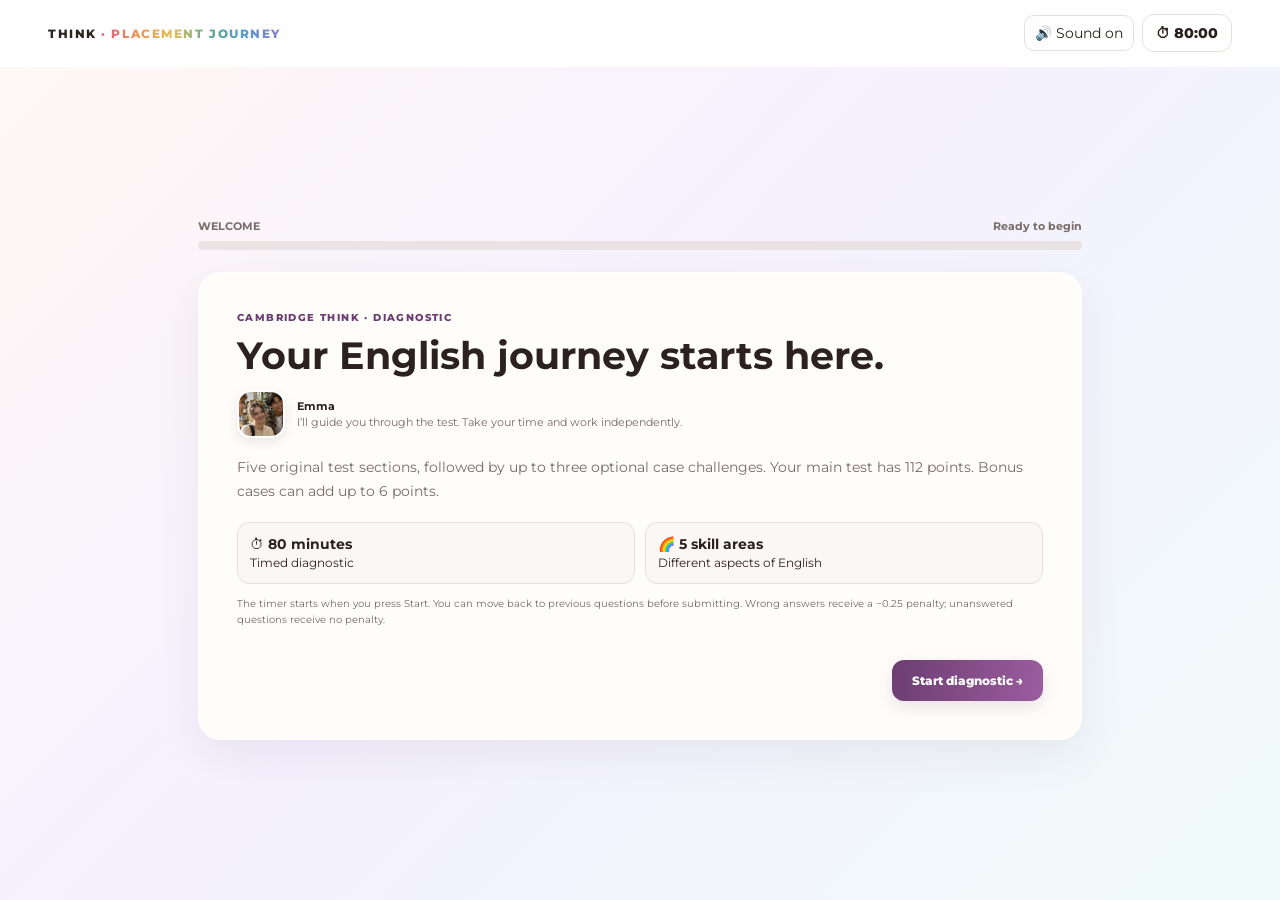
<file: placement-test/index.html>
<!doctype html><html lang="en"><head><meta charset="utf-8"><meta name="viewport" content="width=device-width,initial-scale=1"><title>Think · Placement Journey</title>
<style>
@import url('https://fonts.googleapis.com/css2?family=Montserrat:wght@400;500;600;700;800&display=swap');
:root{--ink:#2b211f;--muted:#786b68;--paper:#fffdfa;--cream:#f8f4ef;--line:#e9dfd9;--plum:#6c3d72;--pink:#d85b91;--orange:#ed9451;--yellow:#e5bd54;--green:#58a88c;--blue:#579bd0;--violet:#8d78c9;--gold:#c89b4f}
*{box-sizing:border-box}body{margin:0;background:linear-gradient(135deg,#fff8f4,#f5f1ff 48%,#effaf8);color:var(--ink);font:14px Montserrat,Arial,sans-serif;min-height:100vh}button,input,textarea{font:inherit}button{cursor:pointer}.app{min-height:100vh;display:flex;flex-direction:column}.top{padding:14px clamp(14px,4vw,48px);display:flex;align-items:center;justify-content:space-between;gap:15px;background:#ffffffd9;backdrop-filter:blur(12px);border-bottom:1px solid #fff}.brand{font-size:12px;font-weight:800;letter-spacing:.13em}.brand i{font-style:normal;background:linear-gradient(90deg,var(--pink),var(--orange),var(--yellow),var(--green),var(--blue),var(--violet));background-clip:text;color:transparent}.timer{display:flex;align-items:center;gap:8px;padding:9px 13px;border-radius:12px;background:#fff;border:1px solid var(--line);font-weight:800;font-variant-numeric:tabular-nums}.timer.warn{color:#bd4d4d;border-color:#e5a3a3}.sound{border:1px solid var(--line);background:white;border-radius:10px;padding:8px 10px;color:var(--ink)}main{width:min(920px,100%);margin:auto;padding:22px 18px 30px;flex:1;display:flex;flex-direction:column;justify-content:center}.progress-head{display:flex;justify-content:space-between;align-items:center;margin:0 0 8px;font-size:11px;color:var(--muted);font-weight:700}.progress{height:9px;border-radius:20px;background:#e9e3e3;overflow:hidden;margin-bottom:22px}.progress>i{height:100%;display:block;width:0;background:linear-gradient(90deg,var(--pink),var(--orange),var(--yellow),var(--green),var(--blue),var(--violet));border-radius:20px;transition:width .25s}.card{background:var(--paper);border:1px solid #fff;border-radius:22px;box-shadow:0 16px 45px #49304b12;padding:clamp(20px,4vw,38px);min-height:390px;display:flex;flex-direction:column;justify-content:center}.tag{font-size:10px;font-weight:800;letter-spacing:.14em;text-transform:uppercase;color:var(--plum);margin-bottom:10px}.card h1{font-size:clamp(25px,4vw,38px);line-height:1.16;margin:0 0 12px}.lead{color:var(--muted);line-height:1.7;margin:0 0 18px}.qtext{font-size:clamp(16px,2.5vw,21px);font-weight:600;line-height:1.6;margin:12px 0 22px}.options{display:grid;gap:10px}.opt{border:1px solid var(--line);background:white;border-radius:13px;padding:14px 16px;text-align:left;display:flex;gap:12px;align-items:center;line-height:1.5;color:var(--ink);transition:.15s}.opt:hover{border-color:#bc8dbd;transform:translateY(-1px)}.opt.selected{border:2px solid var(--violet);background:#f5f0ff;padding:13px 15px}.letter{width:28px;height:28px;border-radius:9px;background:#f2eaf2;display:grid;place-items:center;font-size:11px;font-weight:800;flex:none}.navrow{display:flex;justify-content:space-between;gap:10px;margin-top:22px}.btn{border:0;border-radius:12px;padding:13px 20px;font-size:12px;font-weight:800;background:linear-gradient(100deg,var(--plum),#9b5d9e);color:white;box-shadow:0 6px 18px #70427426}.btn.alt{background:#f0e9ee;color:var(--plum);box-shadow:none}.btn:disabled{opacity:.35;cursor:not-allowed}.helpers{display:flex;gap:12px;align-items:center;margin:0 0 18px}.helpers img{width:48px;height:48px;border-radius:14px;object-fit:cover;border:2px solid white;box-shadow:0 4px 12px #3422381c}.helpercopy{font-size:11px;color:var(--muted);line-height:1.5}.helpercopy b{color:var(--ink)}.audio{background:linear-gradient(110deg,#35233b,#67476d);border-radius:16px;padding:17px;color:white;margin:8px 0 18px}.audio small{display:block;color:#e8d9eb;margin-bottom:8px}.audio audio{width:100%;height:38px}.passage{max-height:240px;overflow:auto;white-space:pre-line;line-height:1.7;font-size:13px;padding:16px;background:#faf6f1;border:1px solid var(--line);border-radius:14px;margin:10px 0 18px}.answer{width:100%;border:1px solid var(--line);border-radius:12px;padding:14px;font-size:15px}.dragtext{line-height:2.5;font-size:14px}.drop{display:inline-flex;vertical-align:middle;min-width:115px;min-height:38px;align-items:center;justify-content:center;padding:4px 8px;border:2px dashed #c9a8cb;border-radius:10px;background:#fbf6fc;margin:3px;color:#704875;font-size:11px;font-weight:700}.drop.filled{border-style:solid;background:#f4eafa}.bank{display:flex;flex-wrap:wrap;gap:8px;margin:15px 0}.tile{padding:10px 12px;background:white;border:1px solid #ddcbe1;border-radius:10px;font-size:11px;cursor:grab;box-shadow:0 3px 8px #44204c0b}.tile.used{opacity:.28;pointer-events:none}.casebox{border-radius:15px;background:linear-gradient(115deg,#fff2eb,#f6efff);padding:16px;margin:8px 0}.casebox b{display:block;margin-bottom:7px}.badge{width:112px;height:112px;border-radius:50%;display:grid;place-items:center;margin:10px auto 20px;background:conic-gradient(var(--pink),var(--orange),var(--yellow),var(--green),var(--blue),var(--violet),var(--pink));box-shadow:0 8px 24px #9b6b9b40}.badge span{width:88px;height:88px;border-radius:50%;background:#fff;display:grid;place-items:center;font-size:34px}.resultgrid{display:grid;grid-template-columns:repeat(2,1fr);gap:10px}.skill{background:#faf7f5;border:1px solid var(--line);padding:12px;border-radius:12px}.skillhead{display:flex;justify-content:space-between;font-size:11px;font-weight:700}.bar{height:7px;border-radius:20px;background:#e8e0e0;margin-top:8px;overflow:hidden}.bar i{height:100%;display:block;border-radius:20px;background:linear-gradient(90deg,var(--pink),var(--blue))}.feedback{font-size:12px;line-height:1.6;color:var(--muted);padding:12px;background:#faf6f1;border-radius:12px;margin-top:12px}.hide{display:none!important}.caseintro{font-size:13px;color:var(--muted);line-height:1.65}.fine{font-size:10px;color:var(--muted);line-height:1.6;margin-top:12px}
@media(max-width:640px){main{padding:14px 10px 20px}.top{padding:10px 12px}.card{min-height:calc(100dvh - 150px);padding:21px 17px;border-radius:18px}.resultgrid{grid-template-columns:1fr}.helpers img{width:40px;height:40px}.timer{padding:8px 10px}.qtext{font-size:17px}.passage{max-height:34vh}}
</style></head><body><div class="app"><header class="top"><div class="brand">THINK <i>· PLACEMENT JOURNEY</i></div><div style="display:flex;align-items:center;gap:8px"><button class="sound" id="soundBtn" aria-label="Toggle sound">🔊 Sound on</button><div class="timer" id="timer">⏱ 80:00</div></div></header><main><div class="progress-head"><span id="sectionName">WELCOME</span><span id="progressText">Ready to begin</span></div><div class="progress"><i id="progressFill"></i></div><div class="card" id="screen"></div></main></div>
<script>
const D={"grammar":[{"n":1,"q":"I like ice cream, but it                     my favourite food.","opts":["aren’t","isn’t","am not"],"correct":1},{"n":2,"q":"My best                        name is Kate.","opts":["friend’s","friend","friends"],"correct":0},{"n":3,"q":"a nice café next to the park.","opts":["There","There is","There are"],"correct":1},{"n":4,"q":"There aren’t                       tall buildings in my town.","opts":["any","some","a"],"correct":0},{"n":5,"q":"My dad                        my music.","opts":["doesn’t like","don’t like","isn’t like"],"correct":0},{"n":6,"q":"I haven’t got                      to do my homework.","opts":["times","a time","time"],"correct":2},{"n":7,"q":"Maria                       play volleyball – she isn’t good at it.","opts":["can","can’t","no can"],"correct":1},{"n":8,"q":"My brother                        to music with his headphones – he can’t hear you.","opts":["is listening","listening","is listen"],"correct":0},{"n":9,"q":"You                        forget to buy a birthday present for Paula today.","opts":["mustn’t","must","don’t must"],"correct":0},{"n":10,"q":"At Lucy’s party last night,                        40 people.","opts":["there are","there was","there were"],"correct":2},{"n":11,"q":"Mark                         a big burger for dinner yesterday.","opts":["eat","ate","is eating"],"correct":1},{"n":12,"q":"Trains are usually                        buses.","opts":["expensiver than","expensive than","more expensive than"],"correct":2},{"n":13,"q":"I enjoy                       on my own.","opts":["being","be","to be"],"correct":0},{"n":14,"q":"I                     late for school.","opts":["occasionally","occasionally am","am occasionally"],"correct":2},{"n":15,"q":"My father usually works in an office, but today, he                           at home.","opts":["is working","works","is work"],"correct":0},{"n":16,"q":"There aren’t                        biscuits in the kitchen.","opts":["a","any","some"],"correct":1},{"n":17,"q":"This pen isn’t yours, it’s                     .","opts":["my","mine","me"],"correct":1},{"n":18,"q":"We                        a very good film last night.","opts":["see","seeing","saw"],"correct":2},{"n":19,"q":"I                    wake up early on Saturday. There is no school.","opts":["don’t have to","mustn’t","don’t must"],"correct":0},{"n":20,"q":"I                    between 11pm and 6am yesterday.","opts":["was sleeping","am sleeping","sleeping"],"correct":0},{"n":21,"q":"Brazil is                     country in the world.","opts":["the most","the most interesting","more interesting"],"correct":1},{"n":22,"q":"My parents and I                        have a holiday this year.","opts":["are not going to","are not going","are not having to"],"correct":0},{"n":23,"q":"If you don’t sleep, you                       tired tomorrow.","opts":["are being","are","will be"],"correct":2},{"n":24,"q":"Have you                        to London?","opts":["ever been","ever","been ever"],"correct":0},{"n":25,"q":"I haven’t done my homework                            .","opts":["already","just","yet"],"correct":2},{"n":26,"q":"I’ve known my best friend                          three years.","opts":["in","for","since"],"correct":1},{"n":27,"q":"Cola                       water.","opts":["isn’t as healthy as","isn’t healthy as","isn’t as healthy"],"correct":0},{"n":28,"q":"Please speak                        – I don’t understand you.","opts":["more slower","more slow","more slowly"],"correct":2},{"n":29,"q":"We                        here since 2012.","opts":["have been living","are living","live"],"correct":0},{"n":30,"q":"You will be late                       now.","opts":["if you leave","unless you don’t leave","unless you leave"],"correct":2},{"n":31,"q":"The plane                       at 6:40 tomorrow.","opts":["leaves","is leave","leaving"],"correct":0},{"n":32,"q":"to watch a lot of TV when you were younger?","opts":["Did you used","Did you use","Did you"],"correct":1},{"n":33,"q":"If I was ill, I                  in bed.","opts":["would stay","will stay","stayed"],"correct":0},{"n":34,"q":"We were tired after we                        all over the city.","opts":["were walking","had walked","have walked"],"correct":1},{"n":35,"q":"My friend told me that he                       an amazing holiday in Greece last year.","opts":["has","has had","had had"],"correct":2},{"n":36,"q":"I would have been hungry if I                       a big lunch.","opts":["ate","hadn’t eaten","had eaten"],"correct":1},{"n":37,"q":"I’m sure                    later, so I’m taking an umbrella.","opts":["it will rain","it’s raining","it rains"],"correct":0},{"n":38,"q":"I                   like chocolate when I was younger.","opts":["wouldn’t","would","used to"],"correct":2},{"n":39,"q":"It’s late – I                 go to sleep.","opts":["had better","better had","have better"],"correct":0},{"n":40,"q":"I wish Laura                    the phone.","opts":["did answer","would answer","will answer"],"correct":1},{"n":41,"q":"Stephen Hawking,                         in Cambridge, is a famous scientist.","opts":["where lives","who lives","that lives"],"correct":1},{"n":42,"q":"I want to have                    the next time I go to the dentist.","opts":["cleaned my teeth","my teeth clean","my teeth cleaned"],"correct":2},{"n":43,"q":"My father                     my room.","opts":["made tidy me","made me to tidy","made me tidy"],"correct":2},{"n":44,"q":"John asked                     to go to the cinema.","opts":["me if I wanted","me I wanted","if me I wanted"],"correct":0},{"n":45,"q":"Mike didn’t eat anything – he                       hungry.","opts":["can’t have been","mustn’t have been","can’t be"],"correct":0},{"n":46,"q":"I                   my work by 6pm, so I can go out at 7.","opts":["am finishing","will have finished","have finished"],"correct":1},{"n":47,"q":"I managed                     all my exams.","opts":["passing","pass to","to pass"],"correct":2},{"n":48,"q":"We need to look                      .","opts":["into","the problem into","into the problem"],"correct":2},{"n":49,"q":"I regret                  with my brother.","opts":["fight","to fight","fighting"],"correct":2},{"n":50,"q":"I’m sorry, I have                   time at the moment, so I can’t meet you.","opts":["a few","hardly any","not many"],"correct":1},{"n":51,"q":"My father is Spanish, so I’m                      this language.","opts":["used to hearing","used to hear","used"],"correct":0},{"n":52,"q":"I                    finding someone to fix my computer.","opts":["was able to","managed","succeeded in"],"correct":2},{"n":53,"q":"the weather was terrible, we had a good time.","opts":["Nevertheless","Even though","Despite"],"correct":1},{"n":54,"q":"This time tomorrow, we                         on a plane over the Atlantic.","opts":["are sitting","will sit","will be sitting"],"correct":2},{"n":55,"q":"I                    to see that film yesterday if I liked action movies.","opts":["would have gone","would go","went"],"correct":2},{"n":56,"q":"Laura doesn’t like that café, so she’d rather                      somewhere else.","opts":["we will go","we went","we go"],"correct":2},{"n":57,"q":"My mother asked                          late home last night.","opts":["me why I was","why I am","if why I was"],"correct":1},{"n":58,"q":"Emma                      got lost – she knows this area very well.","opts":["can’t have","mustn’t have","is bound to have"],"correct":2},{"n":59,"q":"heavy rain, parts of the city are flooded.","opts":["Consequently","As a result","Due to"],"correct":2},{"n":60,"q":"Dolphins                       call each other by ‘name’.","opts":["are believed","are believed to","believed to"],"correct":1},{"n":61,"q":"Richard                     listen to loud music when he feels upset.","opts":["tends","is always","will typically"],"correct":0},{"n":62,"q":"It’s time                   back to work. It’s nearly 2 o’clock.","opts":["if we went","we go","we went"],"correct":2},{"n":63,"q":"We’ll definitely be able to catch the bus                        we leave now.","opts":["otherwise","as long as","unless"],"correct":1},{"n":64,"q":"All                    to do to stay healthy is eat well, and get enough sleep and exercise.","opts":["you need","it is","what is you need"],"correct":0},{"n":65,"q":"in 2012 with just two people, the company is now a great success, employing more than 200.","opts":["Having set up","Setting up","Set up"],"correct":0},{"n":66,"q":"I’ve checked everything, so hopefully, there                        be any more problems.","opts":["shouldn’t","mustn’t","can’t"],"correct":0}],"functionalOptions":[["A","Why don’t we try them?"],["B","I’m Martina."],["C","I’d advise against that one."],["D","I’d prefer it if you didn’t."],["E","I’m always doing that."],["F","What are you trying to say?"],["G","Have you got any good suits?"],["H","I’ve got my fingers crossed for you."],["I","That would be great."],["J","I’m sorry, I can’t."],["K","Can you lend me a hand?"],["L","If I’m honest, I don’t really like them."],["M","Don’t worry about it."],["N","This is pointless."]],"functionalKey":["B","G","A","F","I","K","C","M","L","N","D","H"],"readingText":"Hello, I’m Kaali. I’m 18 and I live in France. This is my blog! I love travelling. So, this blog is about me and the places I go to. It’s about all the things I see and do, around the world.\n\nNot everyone enjoys travelling, but I do. The first place I visited, when I was only 2 years old, was London. My parents wanted to visit my grandparents. We went there every year for a long time, so I saw a lot of the UK. It was good because I learnt a lot of English.\n\nI’ve been to many countries. My father used to be a journalist and went to different places, although he’s now working as a university teacher. So far, I’ve been to 12 European countries, and two more in Africa.\n\nIf I had the chance to go anywhere, it would be Japan. My dad has been there, and he said it wasn’t like any other place he had been to. However, he also said that communication was sometimes a problem. If I went there, I would need to learn some phrases, which would be hard, because it’s so different to English or French.\n\nOne of the best experiences you can have while travelling is meeting the locals. That’s why it’s important to do more than just go sightseeing, or visiting restaurants. You understand much more from spending time with people than looking at an old building, or having a meal.\n\nSo, why am I doing this blog? Showing off about how many places I’ve been to shouldn’t be the reason why I write about my travel experiences. It is said that travel broadens the mind, and I’d prefer to focus on how travelling improves our understanding of the world. I’m getting used to the idea that although we’re all different, people around the world actually have a lot in common with each other. If I’d decided to make my blog all about photos of whatever food I’m having, or various tourist attractions, I may have got bored with it a long time ago! I’ll be visiting a lot of places over the next few years, I’m sure, and hopefully, I should have built up a large number of articles. Provided you like the sound of this, please check my blog every week for something new!","readingQuestions":["How old is Kaali?","What does she like doing?","When did she start travelling?","Why did she go to London?","What was her father’s job?","How many countries has Kaali visited?","Who has visited Japan?","What would Kaali find difficult about Japan?","What does she think is most important when you travel?","What is the reason that Kaali is writing her blog?","What is Kaali now beginning to find normal?","Why might Kaali have stopped doing her blog?"],"readingKey":["18","Travelling","When she was 2 years old","To visit her grandparents","A journalist","14","Her dad / father","The language / communication","Meeting / spending time with local people","To improve understanding of the world","That people around the world have a lot in common","If it had only been about food photos or tourist attractions"],"dictation":["There isn’t any milk in the kitchen.","You don’t have to go unless you want to.","If I hadn’t run more quickly, I would have missed the bus.","My friend said he’d already seen the film which we wanted to see.","It is believed that in 30 years’ time, computers will have become as intelligent as humans, as long as they don’t stop developing."],"listenA":["He was born in","He worked in a","He was chosen for the space program because he was a good pilot, fit, and","He enjoyed playing","He travelled into space in","After his journey, there were many"],"listenAKey":["1934","factory","(quite) short","ice hockey","(April) 1961","statues"],"listenB":["What is the boy asking the girl about?","When is their next lesson with Mr James?","Before which day does the boy need to complete his work?","Why is the boy sometimes late with his homework?","What does the girl want to start doing?","What does the boy think he needs to do next?"],"listenBKey":["His Maths homework","On Monday","Before Friday","He doesn’t like Maths","The Geography homework","Get back to work"],"cases":[{"title":"A welcome for an international guest","scenario":"A new student from another country has arrived at your college. You are helping them feel welcome and understand the first day.","q":"Choose the most natural response: “Would you like me to show you around the campus?”","opts":["That would be great, thank you.","I am agree with it.","I look forward yesterday.","It depends of the weather."],"correct":0,"why":"“That would be great, thank you” is a natural response to an offer."},{"title":"A problem with a booking","scenario":"You are writing to a small hotel. You booked a room for two nights, but the confirmation shows only one night.","q":"Choose the clearest polite sentence for your message.","opts":["You made it wrong. Fix it.","I’m writing because my booking confirmation appears to show one night instead of two.","Why you don't understand my booking?","I want room two nights yesterday."],"correct":1,"why":"The sentence explains the discrepancy politely and precisely."},{"title":"A sustainable café idea","scenario":"Your class is planning a small café. The budget is limited, and you want to reduce food waste without reducing the quality of the menu.","q":"Which action is the most practical first step?","opts":["Prepare the same large quantity of every dish daily.","Buy ingredients without checking demand.","Track sales and adjust preparation quantities to demand.","Remove all fresh food from the menu."],"correct":2,"why":"Tracking sales helps forecast demand and reduce overproduction."}],"functionalText":"In a clothes shop\n\nCustomer: Hello, do you work here?\nShop assistant: Yes. [1]. Can I help you?\nCustomer: Yes. I have a job interview next week, and I need smart clothes. [2].\nShop assistant: Yes, of course. There are some very nice suits over there. [3].\nCustomer: OK, I like these ones here.\nShop assistant: But perhaps they’re not right for you.\nCustomer: [4].\nShop assistant: Well, these are the most expensive suits we have. Over there, we have a cheaper selection. Would you like me to show you?\nCustomer: OK. [5].\nShop assistant: These jackets are only £50, and they’re very smart, I think.\nCustomer: [6]. I’d like to try on that jacket there. Can you pass it to me?\nShop assistant: Of course. Here you are. Hmm. It’s a bit small. [7]. I’m sorry about that.\nCustomer: [8]. Do you have any bigger ones?\nShop assistant: Yes, we have these red or brown jackets here.\nCustomer: [9]. The colour isn’t very nice.\nShop assistant: Or, we have this white jacket, here.\nCustomer: No, no. [10]. Sorry, but I think I’ll try another shop. Thank you very much.\nShop assistant: If you give us your email address, we can send you some special offers, and news about our latest fashions.\nCustomer: [11]. Thanks for all your help.\nShop assistant: Good bye, and good luck with your interview. [12]."};
const state={idx:0,answers:{},functional:{},cases:{},started:false,seconds:4800,sound:true,penalty:0,finished:false,caseStart:false};
const screens=[];
function add(type,section,data){screens.push({type,section,...data})}
add('welcome','WELCOME',{});
D.grammar.forEach((q,i)=>add('mcq','GRAMMAR & VOCABULARY',{id:'g'+q.n,number:q.n,total:66,q:q.q,opts:q.opts,correct:q.correct,skill:q.skill||'Grammar & Vocabulary'}));
add('functional','FUNCTIONAL LANGUAGE',{});
D.readingQuestions.forEach((q,i)=>add('short','READING',{id:'r'+i,number:i+1,total:12,q,expected:D.readingKey[i],passage:i===0?D.readingText:null,skill:'Reading'}));
D.listenA.forEach((q,i)=>add('short','LISTENING · PART A',{id:'la'+i,number:i+1,total:6,q:q+' …',expected:D.listenAKey[i],audio:true,skill:'Listening'}));
D.listenB.forEach((q,i)=>add('short','LISTENING · PART B',{id:'lb'+i,number:i+1,total:6,q,expected:D.listenBKey[i],audio:true,skill:'Listening'}));
D.dictation.forEach((q,i)=>add('dictation','DICTATION',{id:'d'+i,number:i+1,total:5,expected:q,skill:'Dictation'}));
const coreEnd=screens.length;
D.cases.forEach((c,i)=>add('case','BONUS CASES',{id:'c'+i,number:i+1,total:3,c}));
add('results','YOUR RESULTS',{});
const $=id=>document.getElementById(id), screen=$('screen');
function esc(s){return String(s??'').replace(/[&<>"']/g,c=>({'&':'&amp;','<':'&lt;','>':'&gt;','"':'&quot;',"'":'&#39;'}[c]))}
function sectionProgress(){let cur=screens[state.idx],all=screens.filter(s=>s.section===cur.section),done=all.indexOf(cur);$('sectionName').textContent=cur.section;$('progressText').textContent=cur.type==='welcome'?'Ready to begin':cur.type==='results'?'Complete':`${done+1} / ${all.length}`;$('progressFill').style.width=cur.type==='results'?'100%':cur.type==='welcome'?'0%':`${(done+1)/all.length*100}%`}
function btns(prev=true,next='Continue'){return `<div class="navrow">${prev?'<button class="btn alt" id="prevBtn">Previous</button>':'<span></span>'}<button class="btn" id="nextBtn">${next} →</button></div>`}
function helper(name,msg){let file=name.toLowerCase();return `<div class="helpers"><img src="media/helper_${file}.jpg"><div class="helpercopy"><b>${name}</b><br>${msg}</div></div>`}
function render(){sectionProgress();let s=screens[state.idx];let h='';
if(s.type==='welcome'){h=`<div class="tag">CAMBRIDGE THINK · DIAGNOSTIC</div><h1>Your English journey starts here.</h1>${helper('Emma','I’ll guide you through the test. Take your time and work independently.')}<p class="lead">Five original test sections, followed by up to three optional case challenges. Your main test has 112 points. Bonus cases can add up to 6 points.</p><div class="resultgrid"><div class="skill">⏱ <b>80 minutes</b><br><small>Timed diagnostic</small></div><div class="skill">🌈 <b>5 skill areas</b><br><small>Different aspects of English</small></div></div><p class="fine">The timer starts when you press Start. You can move back to previous questions before submitting. Wrong answers receive a −0.25 penalty; unanswered questions receive no penalty.</p>${btns(false,'Start diagnostic')}`}
if(s.type==='mcq'){let val=state.answers[s.id];h=`<div class="tag">SECTION 01 · GRAMMAR & VOCABULARY</div>${helper('Nick','Read the full sentence before choosing your answer.')}<div class="qtext">${esc(s.q).replace(/ {3,}/g,' <u>________</u> ')}</div><div class="options">${s.opts.map((o,i)=>`<button class="opt ${val===i?'selected':''}" data-opt="${i}"><span class="letter">${'ABC'[i]}</span>${esc(o)}</button>`).join('')}</div>${btns(true,'Continue')}`}
if(s.type==='functional'){h=`<div class="tag">SECTION 02 · FUNCTIONAL LANGUAGE</div>${helper('Emma','Complete the conversation. Drag each response into the correct gap. On a touchscreen, tap a response and then tap a gap.')}<p class="lead">Choose the best response for each gap. Two options are not needed.</p><div class="passage" style="max-height:34vh">${D.functionalText.replace(/\[(\d+)\]/g,(_,n)=>`<span class="drop ${state.functional[n]?'filled':''}" data-gap="${n}">${state.functional[n]?esc(state.functional[n]):'Drop '+n}</span>`)}</div><div class="bank">${D.functionalOptions.map(([k,v])=>`<div class="tile ${Object.values(state.functional).includes(k)?'used':''}" draggable="true" data-tile="${k}">${k}. ${esc(v)}</div>`).join('')}</div><div class="fine">Placed: ${Object.keys(state.functional).length} / 12 · You may move a response to another gap.</div>${btns(true,'Continue')}`}
if(s.type==='short'){let val=state.answers[s.id]||'';h=`<div class="tag">${s.section}</div>${s.audio?`<div class="audio"><small>ORIGINAL CAMBRIDGE LISTENING · PLAY AS NEEDED</small><audio controls preload="metadata"><source src="media/think_listening.mp3" type="audio/mpeg"></audio></div>`:''}${s.passage?`<div class="passage">${esc(s.passage)}</div>`:''}<div class="qtext">${esc(s.q)}</div><input class="answer" id="shortAnswer" value="${esc(val)}" placeholder="Type your answer…" autocomplete="off">${btns(true,'Continue')}`}
if(s.type==='dictation'){h=`<div class="tag">SECTION 05 · DICTATION</div>${helper('Leo','Your teacher reads each sentence three times. Type exactly what you hear.')}<p class="lead">Sentence ${s.number} of 5 · Maximum 2 points. This section is completed under teacher supervision.</p><textarea class="answer" id="dictAnswer" rows="3" placeholder="Type the sentence you hear…">${esc(state.answers[s.id]||'')}</textarea>${btns(true,'Continue')}`}
if(s.type==='case'){let c=s.c,val=state.cases[s.id];h=`<div class="tag">BONUS CHALLENGE ${s.number} · UP TO 2 POINTS</div><h1>${esc(c.title)}</h1><div class="casebox"><div class="caseintro">${esc(c.scenario)}</div></div><div class="qtext">${esc(c.q)}</div><div class="options">${c.opts.map((o,i)=>`<button class="opt ${val===i?'selected':''}" data-case="${i}"><span class="letter">${'ABCD'[i]}</span>${esc(o)}</button>`).join('')}</div><p class="fine">Optional challenge. Your result in the main diagnostic test will not be reduced if you skip this task.</p>${btns(true,'Continue')}`}
if(s.type==='results'){h=resultsHTML()}
screen.innerHTML=h;wire(s)}
function wire(s){let prev=$('prevBtn'),next=$('nextBtn');if(prev)prev.onclick=()=>move(-1);if(next)next.onclick=()=>{saveInputs(s);if(s.type==='welcome')state.started=true;if(state.idx===coreEnd-1){state.idx++;render();return}if(state.idx===screens.length-2){state.idx++;render();return}move(1)};
screen.querySelectorAll('[data-opt]').forEach(b=>b.onclick=()=>{let v=+b.dataset.opt,old=state.answers[s.id];if(old===undefined){state.answers[s.id]=v;if(v!==s.correct)state.penalty+=.25;beep(v===s.correct?660:190)}else if(old!==v){state.penalty-=old===s.correct?0:.25;state.answers[s.id]=v;if(v!==s.correct)state.penalty+=.25;beep(v===s.correct?660:190)}render()});
screen.querySelectorAll('[data-case]').forEach(b=>b.onclick=()=>{state.cases[s.id]=+b.dataset.case;beep(560);render()});
if(s.type==='functional'){let dragged=null;screen.querySelectorAll('[data-tile]').forEach(t=>{t.addEventListener('dragstart',e=>{dragged=t.dataset.tile;e.dataTransfer.setData('text/plain',dragged)});t.onclick=()=>{dragged=t.dataset.tile;screen.querySelectorAll('.tile').forEach(x=>x.style.outline='');t.style.outline='2px solid #8d78c9'}});screen.querySelectorAll('[data-gap]').forEach(g=>{g.addEventListener('dragover',e=>e.preventDefault());g.addEventListener('drop',e=>{e.preventDefault();place(g.dataset.gap,e.dataTransfer.getData('text/plain')||dragged)});g.onclick=()=>{if(dragged)place(g.dataset.gap,dragged)}})}
}
function place(n,k){for(let key of Object.keys(state.functional))if(state.functional[key]===k)delete state.functional[key];state.functional[n]=k;beep(440);render()}
function saveInputs(s){if(s.type==='short'){state.answers[s.id]=$('shortAnswer')?.value.trim()||''}if(s.type==='dictation'){state.answers[s.id]=$('dictAnswer')?.value.trim()||''}}
function move(delta){let s=screens[state.idx];saveInputs(s);state.idx=Math.max(0,Math.min(screens.length-1,state.idx+delta));render()}
function norm(s){return String(s||'').toLowerCase().normalize('NFD').replace(/[\u0300-\u036f]/g,'').replace(/[’‘']/g,'').replace(/[^a-z0-9 ]/g,' ').replace(/\s+/g,' ').trim()}
function answerMatches(input,key){
 let x=norm(input); if(!x) return false;
 let source=String(key||''); let variants=source.split('/').flatMap(v=>[norm(v),norm(v.replace(/\([^)]*\)/g,''))]).filter(Boolean);
 return variants.includes(x);
}
function getResults(){
 let raw=0,wrong=0,answered=0,dictationPending=0;
 let skill={'Grammar & Vocabulary':{got:0,max:66},'Functional Language':{got:0,max:12},'Reading':{got:0,max:12},'Listening':{got:0,max:12},'Dictation':{got:0,max:10}};
 D.grammar.forEach(q=>{let v=state.answers['g'+q.n];if(v!==undefined){answered++;if(v===q.correct){raw++;skill['Grammar & Vocabulary'].got++}else wrong++}});
 D.functionalKey.forEach((k,i)=>{let v=state.functional[String(i+1)];if(v){answered++;if(v===k){raw++;skill['Functional Language'].got++}else wrong++}});
 D.readingKey.forEach((k,i)=>{let v=state.answers['r'+i];if(v){answered++;if(answerMatches(v,k)){raw++;skill.Reading.got++}else wrong++}});
 D.listenAKey.forEach((k,i)=>{let v=state.answers['la'+i];if(v){answered++;if(answerMatches(v,k)){raw++;skill.Listening.got++}else wrong++}});
 D.listenBKey.forEach((k,i)=>{let v=state.answers['lb'+i];if(v){answered++;if(answerMatches(v,k)){raw++;skill.Listening.got++}else wrong++}});
 D.dictation.forEach((k,i)=>{let v=state.answers['d'+i];if(v){answered++;if(norm(v)===norm(k)){raw+=2;skill.Dictation.got+=2}else dictationPending++}});
 let bonus=0;D.cases.forEach((c,i)=>{if(state.cases['c'+i]!==undefined&&state.cases['c'+i]===c.correct)bonus+=2});
 let level=raw<=15?'A1':raw<=33?'A1':raw<=51?'A2':raw<=69?'B1':raw<=87?'B2':'C1';
 let label={A1:'Beginner',A2:'Elementary',B1:'Intermediate',B2:'Upper-Intermediate',C1:'Advanced'}[level];
 return {raw,penalty:state.penalty,bonus,wrong,answered,skill,level,label,dictationPending,unanswered:112-answered};
}
function resultsHTML(){let r=getResults();try{if(window.parent!==window)window.parent.postMessage({type:'LANGUAGE_JOURNEY_PLACEMENT_COMPLETE',payload:{raw:r.raw,penalty:r.penalty,bonus:r.bonus,wrong:r.wrong,answered:r.answered,skill:r.skill,level:r.level,label:r.label,dictationPending:r.dictationPending,unanswered:r.unanswered}},'*')}catch(e){}let profile=Object.entries(r.skill).map(([n,v])=>`<div class="skill"><div class="skillhead"><span>${n}</span><span>${Math.round(v.got/v.max*100)}%</span></div><div class="bar"><i style="width:${v.got/v.max*100}%"></i></div></div>`).join('');return `<div class="tag">YOUR DIAGNOSTIC REPORT</div><div class="badge"><span>🏆</span></div><h1 style="text-align:center">You did it!</h1><p class="lead" style="text-align:center">Your diagnostic journey is complete. Here is your provisional learning profile.</p><div style="text-align:center;padding:10px"><div class="tag">SYSTEM-ASSIGNED LEVEL</div><div style="font-size:58px;font-weight:800;background:linear-gradient(90deg,var(--pink),var(--orange),var(--blue),var(--violet));background-clip:text;color:transparent">${r.level}</div><b>${r.label}</b></div><div class="resultgrid"><div class="skill"><div class="tag">MAIN TEST</div><b style="font-size:25px">${r.raw.toFixed(2)} / 112</b></div><div class="skill"><div class="tag">BONUS CASES</div><b style="font-size:25px">+${r.bonus} / 6</b></div></div><h3>Skill profile</h3><div class="resultgrid">${profile}</div><div class="feedback"><b>Error analysis</b><br>${r.wrong} incorrect responses recorded. Game penalty: −${r.penalty.toFixed(2)} points (shown separately; it does not change the Cambridge score or assigned band). ${r.dictationPending} dictation response(s) need teacher review because the guide does not specify partial-marking rules. ${r.unanswered} main-test points remain unanswered.</div><div class="casebox"><b>Your learning pathway</b><div class="caseintro">The platform recommends the <b>${r.level}</b> course. Start with Module 1 and continue through the ten-module sequence. Your teacher should review open answers and any dictation responses flagged for manual marking before confirming this placement.</div></div><p class="fine">This is a prototype estimate based on the imported test and provisional project mapping. It is not an official Cambridge CEFR certification. The original Think score bands and the platform's CEFR mapping must be validated before deployment.</p><div class="navrow"><button class="btn alt" onclick="window.print()">Print report</button><button class="btn" onclick="location.reload()">Restart preview</button></div>`}
function beep(freq=440){if(!state.sound)return;try{let C=window.AudioContext||window.webkitAudioContext,c=new C(),o=c.createOscillator(),g=c.createGain();o.frequency.value=freq;o.type='sine';g.gain.value=.035;o.connect(g);g.connect(c.destination);o.start();g.gain.exponentialRampToValueAtTime(.001,c.currentTime+.14);o.stop(c.currentTime+.15);setTimeout(()=>c.close(),250)}catch(e){}}
$('soundBtn').onclick=()=>{state.sound=!state.sound;$('soundBtn').textContent=state.sound?'🔊 Sound on':'🔇 Sound off'};
setInterval(()=>{if(!state.started||state.finished)return;state.seconds--;let m=Math.floor(state.seconds/60),s=state.seconds%60;$('timer').textContent=`⏱ ${m}:${String(s).padStart(2,'0')}`;if([600,300,60].includes(state.seconds)){beep(880);$('timer').classList.add('warn')}if(state.seconds<=0){state.finished=true;state.idx=screens.length-1;render()}},1000);
render();
</script></body></html>
</file>
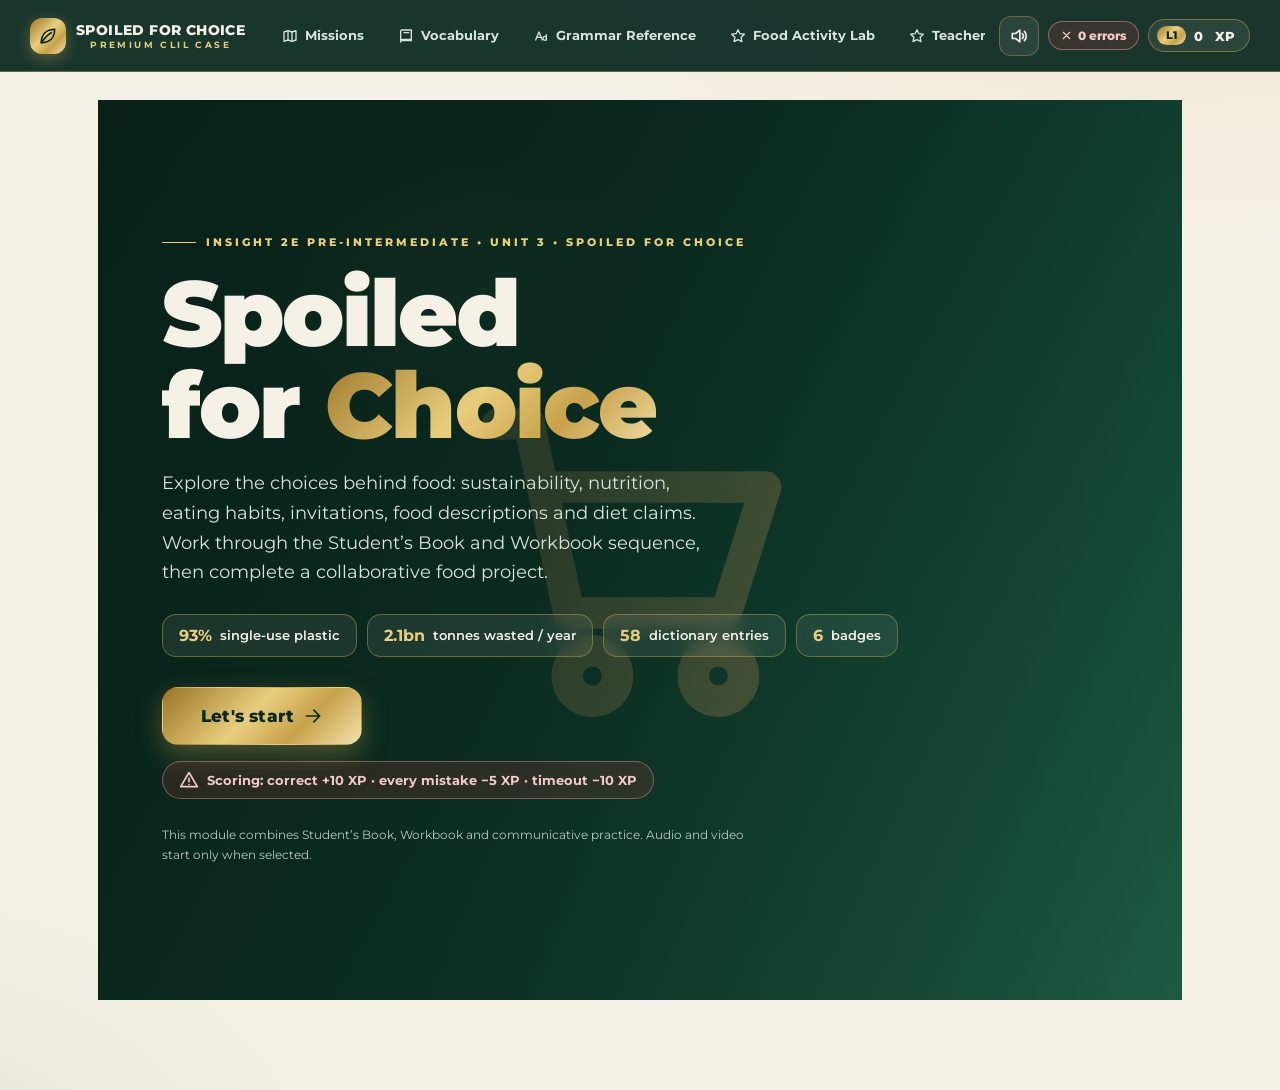
<file: courses/pre-intermediate/spoiled-for-choice/index.html>
<!DOCTYPE html>
<html lang="en">
<head>
<meta charset="UTF-8">
<meta name="viewport" content="width=device-width, initial-scale=1.0">
<title>Spoiled for Choice — Premium CLIL Case Study</title>
<link rel="preconnect" href="https://fonts.googleapis.com">
<link rel="preconnect" href="https://fonts.gstatic.com" crossorigin>
<link href="https://fonts.googleapis.com/css2?family=Montserrat:wght@300;400;500;600;700;800;900&display=swap" rel="stylesheet">
<link rel="stylesheet" href="styles.css">
</head>
<body class="no-bar" data-lesson="3a">

<header id="topbar">
  <button class="logo" data-action="nav" data-page="missions" aria-label="Missions dashboard">
    <span class="leaf-badge" id="logoIc"></span>
    <span class="logo-text">SPOILED FOR CHOICE<small>PREMIUM CLIL CASE</small></span>
  </button>
  <nav class="mainnav" id="mainNav" aria-label="Main navigation"></nav>
  <div class="tb-right"><button class="sound-btn icon-btn" data-action="sound" aria-label="Toggle system sounds" title="System sounds"></button>
    <span class="streak" id="streakBox" style="display:none"></span>
    <span class="err-pill" id="errPill" title="Mistakes: −5 XP each"></span>
    <div class="xp-pill"><span class="lvl" id="lvlTag">L1</span><span id="xpVal">0</span><span class="xptxt">&nbsp;XP</span></div>
    
  </div>
</header>


<main id="app"></main>
<div id="modal"><div class="modal-card" id="modalCard"></div></div>
<div id="toasts"></div>
<div id="printArea"></div>

<svg width="0" height="0" style="position:absolute"><defs>
<linearGradient id="medalG" x1="0" y1="0" x2="1" y2="1"><stop offset="0%" stop-color="#F4E3AE"/><stop offset="45%" stop-color="#E9CE7E"/><stop offset="100%" stop-color="#9A7426"/></linearGradient>
<radialGradient id="avbg-harper" cx="35%" cy="30%"><stop offset="0%" stop-color="#7ADCC9"/><stop offset="100%" stop-color="#177E77"/></radialGradient>
<radialGradient id="avbg-will" cx="35%" cy="30%"><stop offset="0%" stop-color="#8ED8A8"/><stop offset="100%" stop-color="#1C6B4F"/></radialGradient>
<radialGradient id="avbg-jess" cx="35%" cy="30%"><stop offset="0%" stop-color="#FFC670"/><stop offset="100%" stop-color="#B4632C"/></radialGradient>
<radialGradient id="avbg-jordan" cx="35%" cy="30%"><stop offset="0%" stop-color="#8FBCFB"/><stop offset="100%" stop-color="#2F6F8F"/></radialGradient>
<radialGradient id="avbg-roxanna" cx="35%" cy="30%"><stop offset="0%" stop-color="#F79AB0"/><stop offset="100%" stop-color="#7C2D3E"/></radialGradient>
<radialGradient id="avbg-sam" cx="35%" cy="30%"><stop offset="0%" stop-color="#FFDE8A"/><stop offset="100%" stop-color="#9A7426"/></radialGradient>
<radialGradient id="avbg-ben" cx="35%" cy="30%"><stop offset="0%" stop-color="#9BE3D8"/><stop offset="100%" stop-color="#2F6F8F"/></radialGradient>
</defs></svg>

<script src="app.js"></script>
</body>
</html>
</file>
<file: courses/pre-intermediate/spoiled-for-choice/styles.css>
:root{
  --forest:#0B2A21; --forest2:#123B2E; --emerald:#1C6B4F; --verdant:#2E8B62; --mint:#DCEFE4;
  --gold:#C8A24B; --gold2:#E9CE7E; --gold3:#9A7426; --goldSoft:#F6EDD6; --goldLine:#E4D5AE;
  --ivory:#F6F1E6; --surface:#FFFDF8; --overlay:#FFFFFF; --scrim:rgba(8,26,20,.55);
  --ink:#1D2A23; --muted:#6E7B71; --line:#E7DDC6;
  --copper:#B4632C; --burgundy:#7C2D3E; --petrol:#2F6F8F;
  --ok:#2E7D5B; --warn:#C07C1E; --danger:#A63A3A; --info:#2F6F8F;
  --acc:var(--emerald); --accSoft:var(--mint);
  --gradGold:linear-gradient(135deg,#9A7426 0%,#E9CE7E 45%,#C8A24B 70%,#F4E3AE 100%);
  --gradEmerald:linear-gradient(135deg,#0B2A21,#1C6B4F 60%,#2E8B62);
  --shadow:0 18px 44px rgba(16,42,32,.10); --shadow-lg:0 30px 70px rgba(16,42,32,.18);
  --r:18px; --bar-h:72px;
}
body[data-lesson="3b"]{--acc:var(--copper);--accSoft:#F7E8DA;}
body[data-lesson="3c"]{--acc:var(--petrol);--accSoft:#E2EEF4;}
body[data-lesson="3d"]{--acc:var(--burgundy);--accSoft:#F4E3E7;}
body[data-lesson="3e"]{--acc:#177E77;--accSoft:#DFF1EF;}
body[data-lesson="fin"]{--acc:var(--gold3);--accSoft:var(--goldSoft);}
*{margin:0;padding:0;box-sizing:border-box}
html{scroll-behavior:smooth}
body{font-family:'Montserrat','Segoe UI',system-ui,sans-serif;background:var(--ivory);color:var(--ink);min-height:100vh;overflow-x:hidden;
 background-image:radial-gradient(1100px 600px at 90% -10%,rgba(200,162,75,.14),transparent 60%),radial-gradient(900px 600px at -10% 110%,rgba(28,107,79,.10),transparent 55%)}
::selection{background:var(--gold);color:var(--forest)}
*{scrollbar-width:thin;scrollbar-color:var(--gold) #EFE7D4}
::-webkit-scrollbar{width:11px;height:11px}
::-webkit-scrollbar-track{background:#EFE7D4;border-radius:8px}
::-webkit-scrollbar-thumb{background:var(--gradGold);border-radius:8px;border:2px solid #EFE7D4}
::-webkit-scrollbar-thumb:hover{background:linear-gradient(var(--emerald),var(--verdant))}
button{font-family:inherit;cursor:pointer;border:none;background:none;color:inherit}
button:focus-visible,input:focus-visible,select:focus-visible{outline:3px solid var(--gold);outline-offset:2px;border-radius:8px}
input,select{font-family:inherit;font-size:15px;color:var(--ink)}
h1,h2,h3,h4{line-height:1.15}
p{line-height:1.65}
svg{display:block}
.ic{width:20px;height:20px;flex:none}
.muted{color:var(--muted)} .small{font-size:13px}
/* ---------- photo system ---------- */
.ph{position:relative;overflow:hidden;background:var(--gradEmerald);display:block}
.ph>img{position:absolute;inset:0;width:100%;height:100%;object-fit:cover;display:block}
.ph-fb{position:absolute;inset:0;display:grid;place-items:center;color:var(--gold2);background:
 radial-gradient(400px 220px at 30% 20%,rgba(233,206,126,.22),transparent 60%),var(--gradEmerald)}
.ph-fb .ic{width:42%;height:42%;opacity:.8}
.ph.round{border-radius:50%;box-shadow:0 0 0 2px var(--gold2),0 8px 18px rgba(16,42,32,.22);flex:none}
.ph.round .ph-fb{border-radius:50%}
/* ---------- topbar ---------- */
#topbar{position:fixed;top:0;left:0;right:0;height:var(--bar-h);z-index:60;display:none;align-items:center;gap:14px;
 padding:0 clamp(12px,3vw,30px);background:rgba(11,42,33,.94);backdrop-filter:blur(16px);border-bottom:1px solid rgba(200,162,75,.45);color:#F6F1E6}
#topbar.on{display:flex}
.logo{display:flex;align-items:center;gap:10px;font-weight:800;font-size:14px;letter-spacing:.4px;color:#F6F1E6;white-space:nowrap}
.logo .leaf-badge{width:36px;height:36px;border-radius:12px;background:var(--gradGold);display:grid;place-items:center;color:var(--forest);box-shadow:0 4px 14px rgba(200,162,75,.4)}
.logo small{display:block;font-size:9px;letter-spacing:2.4px;color:var(--gold2);font-weight:700}
.mainnav{display:flex;gap:4px;margin-left:8px;overflow-x:auto;scrollbar-width:none}
.mainnav::-webkit-scrollbar{display:none}
.nav-btn{display:flex;align-items:center;gap:7px;padding:9px 14px;border-radius:12px;font-size:12.5px;font-weight:700;color:#D9E4DC;white-space:nowrap;transition:.2s;border:1px solid transparent;position:relative}
.nav-btn .ic{width:16px;height:16px}
.nav-btn:hover{color:var(--gold2);background:rgba(255,255,255,.06)}
.nav-btn.active{color:var(--forest);background:var(--gradGold);box-shadow:0 4px 14px rgba(200,162,75,.35)}
.nav-btn .nbadge{background:var(--burgundy);color:#fff;font-size:9px;border-radius:99px;padding:2px 6px;font-weight:800}
.tb-right{margin-left:auto;display:flex;align-items:center;gap:9px}
.xp-pill{display:flex;align-items:center;gap:8px;background:rgba(255,255,255,.08);border:1px solid rgba(200,162,75,.5);border-radius:99px;padding:6px 14px 6px 8px;font-weight:800;font-size:13px;color:#F6F1E6;position:relative;overflow:hidden;white-space:nowrap}
.xp-pill .lvl{background:var(--gradGold);color:var(--forest);border-radius:99px;padding:3px 9px;font-size:10.5px}
.xp-pill::after{content:"";position:absolute;top:0;left:-70%;width:45%;height:100%;background:linear-gradient(100deg,transparent,rgba(255,255,255,.5),transparent);animation:shimmer 3.4s infinite}
@keyframes shimmer{0%{left:-70%}55%{left:130%}100%{left:130%}}
.err-pill{display:flex;align-items:center;gap:5px;background:rgba(166,58,58,.22);border:1px solid rgba(233,150,150,.5);color:#F3C9C9;border-radius:99px;padding:6px 11px;font-size:12px;font-weight:800;white-space:nowrap}
.err-pill .ic{width:13px;height:13px}
.streak{display:flex;align-items:center;gap:4px;color:var(--gold2);font-weight:800;font-size:13px}
.icon-btn{width:40px;height:40px;border-radius:12px;display:grid;place-items:center;background:rgba(255,255,255,.08);border:1px solid rgba(200,162,75,.4);color:#F6F1E6;transition:.2s}
.icon-btn:hover{background:var(--gradGold);color:var(--forest);transform:translateY(-2px)}
.sound-fab{position:fixed;top:18px;right:18px;z-index:70;background:rgba(11,42,33,.8);backdrop-filter:blur(8px)}
/* ---------- layout ---------- */
#app{max-width:1140px;margin:0 auto;padding:calc(var(--bar-h) + 28px) clamp(14px,3vw,28px) 90px}
body.no-bar #app{padding:0;max-width:none}
.screen{animation:screenIn .5s cubic-bezier(.2,.8,.2,1)}
@keyframes screenIn{from{opacity:0;transform:translateY(20px)}to{opacity:1;transform:none}}
.card{background:var(--surface);border:1px solid var(--line);border-radius:var(--r);box-shadow:var(--shadow);padding:clamp(18px,3vw,30px);position:relative}
.card::before{content:"";position:absolute;top:0;left:24px;right:24px;height:2px;background:var(--gradGold);border-radius:0 0 4px 4px;opacity:.7}
.soft{background:linear-gradient(180deg,#FFFDF8,#F8F3E7)}
.tag{display:inline-flex;align-items:center;gap:6px;font-size:10.5px;font-weight:800;letter-spacing:1.4px;text-transform:uppercase;color:var(--gold3);background:var(--goldSoft);border:1px solid var(--goldLine);border-radius:99px;padding:5px 12px}
.tag .ic{width:13px;height:13px}
.tag.acc{color:var(--acc);background:var(--accSoft);border-color:transparent}
.btn{display:inline-flex;align-items:center;justify-content:center;gap:9px;font-weight:800;font-size:14.5px;border-radius:14px;padding:13px 24px;transition:.22s;border:1.5px solid transparent;letter-spacing:.2px}
.btn-gold{background:var(--gradGold);color:var(--forest);box-shadow:0 10px 26px rgba(200,162,75,.35);position:relative;overflow:hidden}
.btn-gold::after{content:"";position:absolute;top:0;left:-70%;width:40%;height:100%;background:linear-gradient(100deg,transparent,rgba(255,255,255,.6),transparent);animation:shimmer 2.9s infinite}
.btn-gold:hover{transform:translateY(-3px);box-shadow:0 16px 34px rgba(200,162,75,.45)}
.btn-gold:disabled{opacity:.45;cursor:not-allowed;transform:none;box-shadow:none}
.btn-emerald{background:var(--gradEmerald);color:#fff;box-shadow:0 10px 26px rgba(28,107,79,.3)}
.btn-emerald:hover{transform:translateY(-3px)}
.btn-ghost{background:#fff;border-color:var(--goldLine);color:var(--ink)}
.btn-ghost:hover{border-color:var(--gold);color:var(--gold3);transform:translateY(-2px)}
.btn-sm{padding:8px 15px;font-size:12.5px;border-radius:11px}
.footer-bar{display:flex;justify-content:space-between;align-items:center;gap:12px;margin-top:26px;flex-wrap:wrap}
.divider{height:1px;background:var(--line);margin:20px 0}
.kicker{font-size:11px;font-weight:800;letter-spacing:3px;text-transform:uppercase;color:var(--gold2);display:flex;align-items:center;gap:10px}
.kicker::before{content:"";width:34px;height:1.5px;background:var(--gold2)}
/* ---------- start ---------- */
.start-hero{min-height:100vh;position:relative;display:flex;align-items:center;overflow:hidden}
.start-hero .hero-bg{position:absolute;inset:0}
.start-hero .hero-bg>img{transform:scale(1.06);animation:kenburns 22s ease-in-out infinite alternate}
@keyframes kenburns{from{transform:scale(1.06) translate(0,0)}to{transform:scale(1.14) translate(-1.5%,-1%)}}
.hero-veil{position:absolute;inset:0;background:linear-gradient(105deg,rgba(8,32,24,.94) 0%,rgba(8,32,24,.82) 42%,rgba(8,32,24,.45) 100%)}
.hero-inner{position:relative;z-index:2;max-width:1200px;margin:0 auto;padding:70px clamp(20px,5vw,64px);width:100%}
.hero-title{font-size:clamp(46px,7.4vw,92px);font-weight:900;letter-spacing:-2px;line-height:1;color:#F6F1E6;margin:18px 0 10px}
.hero-title .grad{background:var(--gradGold);-webkit-background-clip:text;background-clip:text;color:transparent}
.hero-sub{margin:18px 0 26px;font-size:clamp(15px,1.6vw,18px);color:#D9E4DC;max-width:560px;font-weight:400}
.hero-stats{display:flex;gap:10px;flex-wrap:wrap;margin-bottom:30px}
.stat-chip{background:rgba(255,255,255,.08);border:1px solid rgba(200,162,75,.45);backdrop-filter:blur(8px);border-radius:14px;padding:11px 16px;font-size:12.5px;font-weight:600;display:flex;gap:8px;align-items:center;color:#F6F1E6}
.stat-chip b{color:var(--gold2);font-size:16px}
.hero-cta{display:flex;gap:14px;align-items:center;flex-wrap:wrap}
.btn-start{font-size:17px;padding:18px 38px;border-radius:16px}
.hero-note{margin-top:26px;font-size:12px;color:#B9C8BE;max-width:600px}
.penalty-rule{display:inline-flex;align-items:center;gap:8px;background:rgba(166,58,58,.2);border:1px solid rgba(233,150,150,.45);color:#F3C9C9;border-radius:99px;padding:8px 16px;font-size:12.5px;font-weight:700;margin-top:16px}
/* ---------- photo heroes ---------- */
.photo-hero{border-radius:24px;overflow:hidden;position:relative;min-height:280px;display:flex;align-items:flex-end;box-shadow:var(--shadow-lg);border:1px solid rgba(200,162,75,.4)}
.photo-hero .ph{position:absolute;inset:0}
.photo-hero .veil{position:absolute;inset:0;background:linear-gradient(120deg,rgba(8,32,24,.92),rgba(8,32,24,.55) 70%,rgba(8,32,24,.3))}
.photo-hero .ph-content{position:relative;z-index:2;padding:clamp(24px,4vw,44px);color:#F6F1E6;width:100%}
.photo-hero h1{font-size:clamp(26px,4vw,42px);font-weight:900;margin:10px 0 8px;letter-spacing:-.5px}
.photo-hero .tag{background:rgba(200,162,75,.18);border-color:rgba(200,162,75,.5);color:var(--gold2)}
.hero-meta{display:flex;gap:10px;margin-top:16px;flex-wrap:wrap}
.hero-meta span{background:rgba(255,255,255,.1);border:1px solid rgba(255,255,255,.18);border-radius:99px;padding:6px 14px;font-size:12px;font-weight:700;display:inline-flex;gap:6px;align-items:center}
/* ---------- brief ---------- */
.brief-grid{display:grid;grid-template-columns:1.15fr .85fr;gap:20px;align-items:start}
.chat{display:flex;flex-direction:column;gap:14px}
.msg{display:flex;gap:11px;align-items:flex-end;max-width:100%}
.msg .bub{background:#F8F3E7;border:1px solid var(--line);border-radius:18px 18px 18px 5px;padding:13px 16px;font-size:14px;line-height:1.6;max-width:78%}
.msg.me{flex-direction:row-reverse}
.msg.me .bub{background:var(--gradEmerald);color:#fff;border:none;border-radius:18px 18px 5px 18px}
.msg .who{font-size:10.5px;font-weight:800;color:var(--gold3);margin-bottom:4px;display:block;letter-spacing:.6px;text-transform:uppercase}
.roadmap{display:flex;flex-direction:column}
.rm-node{display:flex;gap:14px;position:relative;padding-bottom:20px}
.rm-node::before{content:"";position:absolute;left:17px;top:36px;bottom:0;width:2px;background:var(--goldLine)}
.rm-node:last-child::before{display:none}
.rm-dot{width:35px;height:35px;border-radius:12px;background:var(--gradGold);color:var(--forest);display:grid;place-items:center;font-weight:900;font-size:12px;flex:none;z-index:1}
.rm-node.locked .rm-dot{background:#DDD4C0;color:#8A8270}
.rm-body b{font-size:14px}
.meters{display:grid;gap:13px}
.meter-row{display:grid;grid-template-columns:128px 1fr 56px;align-items:center;gap:10px;font-size:12.5px;font-weight:700}
.meter-track{height:12px;border-radius:99px;background:#EDE4D0;overflow:hidden}
.meter-fill{height:100%;border-radius:99px;transition:width .8s cubic-bezier(.2,.8,.2,1);position:relative;overflow:hidden}
.meter-fill::after{content:"";position:absolute;inset:0;background:linear-gradient(100deg,transparent 30%,rgba(255,255,255,.5) 50%,transparent 70%);animation:shimmer 3s infinite}
.m-eco{background:var(--gradEmerald)} .m-health{background:linear-gradient(90deg,var(--burgundy),var(--copper))} .m-budget{background:var(--gradGold)}
.team-row{display:flex;gap:16px;flex-wrap:wrap}
.team-card{flex:1;min-width:150px;background:#fff;border:1px solid var(--line);border-radius:16px;padding:16px;text-align:center;transition:.25s}
.team-card:hover{transform:translateY(-4px);border-color:var(--gold);box-shadow:var(--shadow)}
.team-card .ph{margin:0 auto 10px}
.name-input{display:flex;gap:10px;flex-wrap:wrap;align-items:center}
.name-input input{flex:1;min-width:200px;border:1.5px solid var(--goldLine);border-radius:13px;padding:12px 15px;font-weight:600;background:#fff}
.name-input input:focus{border-color:var(--gold)}
.acc-head{width:100%;display:flex;justify-content:space-between;align-items:center;font-weight:800;font-size:14px;padding:4px 0}
.acc-body{display:none;padding-top:12px;font-size:13.5px;color:var(--muted)}
.acc-body.open{display:block}
.map-table{width:100%;border-collapse:collapse;font-size:12.5px;margin-top:10px}
.map-table th,.map-table td{border:1px solid var(--line);padding:7px 9px;text-align:left}
.map-table th{background:var(--goldSoft);font-weight:800;color:var(--gold3)}
.table-scroll{overflow-x:auto}
.fad-feedback{margin-top:10px}.fad-reading{margin-top:14px}.fad-reading h2{font-size:clamp(22px,3vw,30px)}.fad-reading .fad-passage h3{font-size:clamp(17px,2vw,21px)}.fad-reading .fad-passage p{margin:9px 0;line-height:1.78}.fad-reading .tag{margin-bottom:4px}
/* ---------- steps / tasks ---------- */
.step-head{display:flex;align-items:center;gap:12px;margin-bottom:8px;flex-wrap:wrap}
.step-head h2{font-size:clamp(20px,3vw,28px);font-weight:900;letter-spacing:-.3px}
.step-nav{margin-left:auto;display:flex;gap:8px;align-items:center}
.progress-line{height:6px;border-radius:99px;background:#EDE4D0;margin-bottom:20px;overflow:hidden}
.progress-line i{display:block;height:100%;background:var(--gradGold);border-radius:99px;transition:width .6s}
.penalty-hint{display:inline-flex;align-items:center;gap:7px;font-size:12px;font-weight:700;color:var(--danger);background:#F9EDED;border:1px solid #E8C9C9;border-radius:99px;padding:5px 12px;margin-bottom:16px}
.penalty-hint .ic{width:13px;height:13px}
.reading{font-size:15px;line-height:1.8}
.reading p{margin-bottom:13px}
.reading .hl{background:var(--goldSoft);color:var(--gold3);font-weight:700;border-radius:5px;padding:1px 5px}
.dropcap::first-letter{font-size:46px;font-weight:900;float:left;line-height:.9;padding:4px 10px 0 0;color:var(--gold3)}
.obj-grid{display:grid;grid-template-columns:1fr 1fr;gap:16px;margin-top:20px}
.obj-card{background:#fff;border:1px solid var(--line);border-radius:16px;padding:18px}
.obj-card h4{display:flex;gap:8px;align-items:center;font-size:13px;margin-bottom:10px;color:var(--gold3);text-transform:uppercase;letter-spacing:1px}
.obj-card li{font-size:13.5px;margin:7px 0 7px 18px;line-height:1.55}
.problem-card{border-left:4px solid var(--burgundy);background:#FBF3F1;border-radius:14px;padding:16px 18px;margin-top:18px}
.problem-card b{color:var(--burgundy)}
.task-score{display:flex;gap:14px;align-items:center;font-weight:800;font-size:13px;color:var(--muted);margin:12px 0;flex-wrap:wrap}
.task-score .ok{color:var(--ok)} .task-score .err{color:var(--danger)}
.match-grid{display:grid;grid-template-columns:1fr 1.35fr;gap:14px}
.match-col{display:flex;flex-direction:column;gap:9px}
.mterm,.mdef{border:1.5px solid var(--line);background:#fff;border-radius:13px;padding:12px 15px;font-size:13.5px;font-weight:600;text-align:left;transition:.2s;display:flex;gap:10px;align-items:center;line-height:1.45}
.mterm{font-weight:800}
.mterm:hover,.mdef:hover{border-color:var(--gold)}
.mterm.sel{border-color:var(--gold);background:var(--goldSoft);box-shadow:0 0 0 3px rgba(200,162,75,.18)}
.mterm.done,.mdef.done{border-color:var(--ok);background:#EDF6F1;color:var(--ok);cursor:default}
.mnum{width:22px;height:22px;border-radius:8px;background:var(--gradGold);color:var(--forest);font-size:11px;font-weight:900;display:grid;place-items:center;flex:none}
.shake{animation:shake .4s}
@keyframes shake{0%,100%{transform:translateX(0)}25%{transform:translateX(-7px)}75%{transform:translateX(7px)}}
.qcard{border:1px solid var(--line);border-radius:15px;background:#fff;padding:17px 19px;margin-bottom:13px}
.qcard .qtext{font-weight:700;font-size:14.5px;margin-bottom:12px;line-height:1.55}
.qnum{color:var(--gold3);font-weight:900;margin-right:6px}
.opts{display:grid;gap:8px}
.opt{border:1.5px solid var(--line);border-radius:12px;padding:11px 14px;font-size:13.5px;font-weight:600;text-align:left;transition:.18s;display:flex;gap:10px;align-items:center;background:#fff;line-height:1.45}
.opt:hover:not(:disabled){border-color:var(--gold);transform:translateX(4px)}
.opt .letter{width:24px;height:24px;border-radius:8px;background:var(--goldSoft);display:grid;place-items:center;font-size:11px;font-weight:900;color:var(--gold3);flex:none}
.opt.right{border-color:var(--ok);background:#EDF6F1}
.opt.right .letter{background:var(--ok);color:#fff}
.opt.wrong{border-color:var(--danger);background:#F9EDED}
.opt.wrong .letter{background:var(--danger);color:#fff}
.opt:disabled{cursor:default;opacity:.92}
.opt.dim{opacity:.5}
.gap-sentence{font-size:15px;line-height:2.1;font-weight:500}
.gap{display:inline-block;min-width:88px;border-bottom:2px dashed var(--gold);text-align:center;font-weight:800;color:var(--gold3);padding:0 8px;border-radius:6px 6px 0 0;background:var(--goldSoft)}
.gap.right{border-bottom-style:solid;border-color:var(--ok);color:var(--ok);background:#EDF6F1}
.gap.wrong{border-color:var(--danger);color:var(--danger);background:#F9EDED;border-bottom-style:solid}
.chiprow{display:flex;gap:8px;flex-wrap:wrap;margin-top:10px}
.chip{border:1.5px solid var(--goldLine);background:#fff;border-radius:99px;padding:7px 16px;font-size:12.5px;font-weight:800;transition:.18s;color:var(--ink)}
.chip:hover:not(:disabled){border-color:var(--gold);color:var(--gold3);transform:translateY(-2px)}
.chip.picked-good{border-color:var(--ok);background:#EDF6F1;color:var(--ok)}
.chip.picked-bad{border-color:var(--danger);background:#F9EDED;color:var(--danger)}
.chip:disabled{cursor:default}
.order-list{display:flex;flex-direction:column;gap:9px}
.order-item{display:flex;gap:11px;align-items:center;background:#fff;border:1.5px solid var(--line);border-radius:13px;padding:11px 14px;font-size:13.5px;font-weight:600;line-height:1.45;transition:.2s}
.order-item.dragging{opacity:.5;border-style:dashed}
.order-item.over{border-color:var(--gold);box-shadow:0 0 0 3px rgba(200,162,75,.18)}
.order-item.pos-ok{border-color:var(--ok);background:#EDF6F1}
.order-item.pos-bad{border-color:var(--danger);background:#F9EDED}
.ord-num{width:26px;height:26px;border-radius:9px;background:var(--gradGold);color:var(--forest);font-weight:900;font-size:12px;display:grid;place-items:center;flex:none}
.ord-ctrl{margin-left:auto;display:flex;gap:5px;flex:none}
.ord-btn{width:28px;height:28px;border-radius:9px;border:1px solid var(--goldLine);display:grid;place-items:center;color:var(--muted);background:#fff}
.ord-btn:hover{border-color:var(--gold);color:var(--gold3)}
.drag-handle{cursor:grab;color:#C9BFA8;flex:none}
.done-panel{border:1.5px solid var(--ok);background:linear-gradient(120deg,#EDF6F1,#F6FBF8);border-radius:16px;padding:20px 22px;margin-top:20px;display:flex;gap:18px;align-items:center;flex-wrap:wrap;animation:screenIn .45s}
.done-panel .big{font-size:24px;font-weight:900;color:var(--ok)}
.done-stats{display:flex;gap:18px;flex-wrap:wrap;font-size:12.5px;font-weight:700;color:var(--muted)}
.done-stats b{color:var(--ink)}
.xp-gain{margin-left:auto;background:var(--gradGold);color:var(--forest);font-weight:900;border-radius:12px;padding:10px 16px;font-size:15px;box-shadow:0 6px 16px rgba(200,162,75,.35)}
.float-xp{position:fixed;z-index:99;font-weight:900;font-size:16px;color:var(--ok);pointer-events:none;animation:floatUp 1s forwards;text-shadow:0 2px 8px #fff}
.float-xp.neg{color:var(--danger)}
@keyframes floatUp{from{opacity:1;transform:translateY(0)}to{opacity:0;transform:translateY(-46px)}}
/* ---------- decision ---------- */
.dec-grid{display:grid;grid-template-columns:repeat(auto-fit,minmax(230px,1fr));gap:14px;margin-top:16px}
.dec-card{border:1.5px solid var(--line);background:#fff;border-radius:16px;padding:19px;text-align:left;transition:.22s;display:flex;flex-direction:column;gap:10px}
.dec-card:hover{border-color:var(--gold);transform:translateY(-5px);box-shadow:var(--shadow-lg)}
.dec-card .dicon{width:46px;height:46px;border-radius:14px;background:var(--goldSoft);color:var(--gold3);display:grid;place-items:center}
.dec-card b{font-size:14.5px}
.dec-card p{font-size:12.5px;color:var(--muted)}
.fx{display:flex;gap:7px;flex-wrap:wrap;margin-top:auto}
.fx span{font-size:10.5px;font-weight:800;border-radius:99px;padding:4px 9px}
.fx .up{background:#EDF6F1;color:var(--ok)} .fx .down{background:#F9EDED;color:var(--danger)} .fx .flat{background:#F1EDE2;color:var(--muted)}
.outcome{border:1.5px solid var(--gold);border-radius:16px;background:var(--goldSoft);padding:20px;margin-top:16px;animation:screenIn .4s}
.timer-wrap{display:flex;align-items:center;gap:18px;background:#FBF3E4;border:1.5px solid var(--warn);border-radius:16px;padding:16px 20px;margin-bottom:16px}
.timer-ring{position:relative;width:74px;height:74px;flex:none}
.timer-ring svg{transform:rotate(-90deg)}
.timer-ring .tval{position:absolute;inset:0;display:grid;place-items:center;font-weight:900;font-size:20px;color:var(--warn)}
.urgent-tag{background:var(--burgundy);color:#fff;font-size:10.5px;font-weight:900;letter-spacing:1.4px;border-radius:99px;padding:5px 12px;display:inline-flex;gap:6px;align-items:center;animation:pulse 1.2s infinite}
@keyframes pulse{0%,100%{opacity:1}50%{opacity:.55}}
/* ---------- listening ---------- */
.spk-grid{display:grid;grid-template-columns:1fr 1fr;gap:15px}
.spk-card{border:1px solid var(--line);border-radius:16px;background:#fff;padding:17px}
.spk-top{display:flex;gap:12px;align-items:center;margin-bottom:12px}
.spk-av{width:46px;height:46px;border-radius:14px;display:grid;place-items:center;color:#fff;font-weight:900;font-size:18px;flex:none;box-shadow:0 4px 12px rgba(0,0,0,.15)}
.play-btn{display:inline-flex;align-items:center;gap:8px;background:var(--gradEmerald);color:#fff;font-weight:800;font-size:12.5px;border-radius:99px;padding:9px 17px;transition:.2s}
.play-btn:hover{transform:scale(1.05)}
.play-btn.playing{background:var(--gradGold);color:var(--forest)}
.wave{display:inline-flex;gap:2.5px;align-items:flex-end;height:15px}
.wave i{width:3px;background:currentColor;border-radius:2px;animation:wv 1s ease-in-out infinite}
.wave i:nth-child(2){animation-delay:.15s}.wave i:nth-child(3){animation-delay:.3s}.wave i:nth-child(4){animation-delay:.45s}
@keyframes wv{0%,100%{height:4px}50%{height:14px}}
.transcript{display:none;margin-top:11px;font-size:13px;line-height:1.65;color:var(--muted);background:#F8F3E7;border-radius:12px;padding:12px 14px}
.transcript.open{display:block}
.link-btn{color:var(--gold3);font-weight:700;font-size:12.5px;text-decoration:underline;text-underline-offset:3px}
/* ---------- dialogue ---------- */
.chat-box{border:1px solid var(--line);border-radius:16px;background:linear-gradient(180deg,#FFFDF8,#F8F3E7);padding:18px;max-height:430px;overflow-y:auto;display:flex;flex-direction:column;gap:12px}
.typing{display:inline-flex;gap:4px;padding:12px 16px;background:#fff;border:1px solid var(--line);border-radius:16px;width:fit-content}
.typing i{width:7px;height:7px;border-radius:50%;background:#C9BFA8;animation:tp 1s infinite}
.typing i:nth-child(2){animation-delay:.18s}.typing i:nth-child(3){animation-delay:.36s}
@keyframes tp{0%,100%{transform:translateY(0);opacity:.5}50%{transform:translateY(-5px);opacity:1}}
.choices{display:grid;gap:9px;margin-top:14px}
.choice-btn{border:1.5px solid var(--line);background:#fff;border-radius:13px;padding:12px 16px;font-size:13.5px;font-weight:600;text-align:left;transition:.2s;line-height:1.5}
.choice-btn:hover{border-color:var(--gold);background:var(--goldSoft);transform:translateX(5px)}
.phrase-card{background:#fff;border:1px solid var(--goldLine);border-radius:15px;padding:16px 18px;margin-top:14px}
.phrase-card h4{font-size:12px;color:var(--gold3);margin-bottom:8px;display:flex;align-items:center;gap:7px;text-transform:uppercase;letter-spacing:1px}
.phrase-card li{font-size:13px;margin:5px 0 5px 18px;font-weight:600}
/* ---------- grammar tables ---------- */
.gtable{width:100%;border-collapse:collapse;font-size:13.5px;background:#fff;border-radius:14px;overflow:hidden}
.gtable th{background:var(--gradEmerald);color:#fff;padding:11px 13px;font-size:12px;text-align:left;letter-spacing:.4px}
.gtable td{border:1px solid var(--line);padding:10px 13px;line-height:1.55}
.gtable td b{color:var(--gold3)}
.gnote{display:flex;gap:10px;background:var(--goldSoft);border:1px solid var(--goldLine);border-radius:13px;padding:13px 16px;font-size:13.5px;margin-top:13px;line-height:1.6}
.gnote .ic{color:var(--gold3);margin-top:2px}
/* ---------- shop ---------- */
.shop-grid{display:grid;grid-template-columns:repeat(auto-fill,minmax(160px,1fr));gap:12px}
.shop-item{border:1.5px solid var(--line);border-radius:15px;background:#fff;padding:12px;text-align:center;transition:.2s}
.shop-item:hover{transform:translateY(-4px);box-shadow:var(--shadow)}
.shop-item.in{border-color:var(--ok);background:#F2FAF6}
.shop-item .ph{height:86px;border-radius:11px;margin-bottom:9px}
.shop-item .price{font-weight:900;color:var(--gold3);font-size:15px;margin:6px 0}
.shop-item b{font-size:12.5px;display:block;line-height:1.3}
.shop-tags{display:flex;justify-content:center;gap:5px;margin:7px 0}
.stag{width:22px;height:22px;border-radius:7px;display:grid;place-items:center}
.stag.h{background:#F4E3E7;color:var(--burgundy)} .stag.e{background:var(--mint);color:var(--emerald)} .stag.p{background:var(--goldSoft);color:var(--gold3)}
.stag.bad{background:#F1EDE2;color:#B4AC99}
.shop-layout{display:grid;grid-template-columns:1.5fr .9fr;gap:18px;align-items:start}
.trolley{position:sticky;top:calc(var(--bar-h) + 14px)}
.trolley-list{display:flex;flex-direction:column;gap:7px;margin:12px 0;max-height:200px;overflow-y:auto}
.trolley-row{display:flex;justify-content:space-between;align-items:center;font-size:12.5px;font-weight:600;background:#F8F3E7;border-radius:10px;padding:8px 11px}
.trolley-row button{color:var(--danger)}
.constraint{display:flex;gap:9px;align-items:center;font-size:12.5px;font-weight:700;padding:5px 0;color:var(--muted)}
.constraint.met{color:var(--ok)}
.budget-bar{height:14px;border-radius:99px;background:#EDE4D0;overflow:hidden;margin:8px 0 4px}
.budget-fill{height:100%;background:var(--gradGold);transition:width .5s;border-radius:99px}
.budget-fill.over{background:linear-gradient(90deg,var(--danger),var(--burgundy))}
/* ---------- builders ---------- */
.build-grid{display:grid;grid-template-columns:1.1fr .9fr;gap:20px;align-items:start}
.slot{margin-bottom:17px}
.slot label{font-size:11px;font-weight:900;letter-spacing:1.2px;text-transform:uppercase;color:var(--gold3);display:block;margin-bottom:8px}
.note-preview{background:linear-gradient(160deg,#FFF9D8,#F6EDD6);border:1px solid var(--goldLine);border-radius:8px;padding:22px;font-size:15px;line-height:1.7;box-shadow:0 14px 28px rgba(16,42,32,.14);transform:rotate(-1.2deg);position:relative;font-weight:500;min-height:190px}
.note-preview::before{content:"";position:absolute;top:-11px;left:50%;transform:translateX(-50%) rotate(2deg);width:92px;height:24px;background:rgba(200,162,75,.35);border-radius:3px}
.poster{border-radius:18px;padding:26px;color:#fff;position:relative;overflow:hidden;min-height:330px;display:flex;flex-direction:column;box-shadow:var(--shadow-lg)}
.poster.p0{background:linear-gradient(150deg,#0B2A21,#1C6B4F)}
.poster.p1{background:linear-gradient(150deg,#7C2D3E,#B4632C)}
.poster.p2{background:linear-gradient(150deg,#1E4E68,#177E77)}
.poster::before{content:"";position:absolute;right:-50px;top:-50px;width:190px;height:190px;border-radius:50%;background:rgba(233,206,126,.18)}
.poster h3{font-size:clamp(20px,2.6vw,27px);font-weight:900;margin-bottom:12px;position:relative}
.poster .p-row{display:flex;gap:9px;align-items:center;font-size:13px;font-weight:700;margin:5px 0;position:relative}
.poster .p-purpose{margin-top:12px;font-size:12.5px;line-height:1.6;background:rgba(255,255,255,.14);border:1px solid rgba(233,206,126,.3);border-radius:12px;padding:11px 13px;position:relative}
.poster .p-foot{margin-top:auto;padding-top:14px;font-size:11.5px;font-weight:800;letter-spacing:.4px;position:relative;color:var(--gold2)}
.palette-row{display:flex;gap:9px}
.pal{width:38px;height:38px;border-radius:12px;border:3px solid transparent;transition:.2s}
.pal.sel{border-color:var(--gold);transform:scale(1.1)}
.pal.p0{background:linear-gradient(150deg,#0B2A21,#1C6B4F)} .pal.p1{background:linear-gradient(150deg,#7C2D3E,#B4632C)} .pal.p2{background:linear-gradient(150deg,#1E4E68,#177E77)}
.field select,.field input{width:100%;border:1.5px solid var(--goldLine);border-radius:12px;padding:10px 13px;background:#fff;font-weight:600}
.field{margin-bottom:13px}
.field label{font-size:11px;font-weight:900;text-transform:uppercase;letter-spacing:1px;color:var(--gold3);display:block;margin-bottom:6px}
.toggle-row{display:flex;align-items:center;gap:10px;font-size:13px;font-weight:700;margin:9px 0}
.tgl{width:46px;height:26px;border-radius:99px;background:#DDD4C0;position:relative;transition:.25s;flex:none}
.tgl::after{content:"";position:absolute;top:3px;left:3px;width:20px;height:20px;border-radius:50%;background:#fff;transition:.25s;box-shadow:0 2px 5px rgba(0,0,0,.2)}
.tgl.on{background:var(--gradGold)}
.tgl.on::after{left:23px}
.check-list{display:grid;gap:6px;margin-top:12px}
/* ---------- summary ---------- */
.sum-grid{display:grid;grid-template-columns:auto 1fr;gap:26px;align-items:center}
.ring{position:relative;width:150px;height:150px}
.ring svg{transform:rotate(-90deg)}
.ring .rval{position:absolute;inset:0;display:grid;place-items:center;text-align:center}
.ring .rval b{font-size:30px;font-weight:900}
.badge-pop{display:flex;flex-direction:column;align-items:center;gap:10px;text-align:center;animation:badgeIn .7s cubic-bezier(.2,1.4,.3,1)}
@keyframes badgeIn{from{transform:scale(.3) rotate(-14deg);opacity:0}to{transform:scale(1) rotate(0);opacity:1}}
.badge-med{width:110px;height:110px;position:relative}
.badge-med .shine{position:absolute;inset:0;border-radius:50%;background:radial-gradient(circle at 30% 25%,rgba(255,255,255,.75),transparent 45%)}
.quote{display:flex;gap:13px;align-items:center;background:#F8F3E7;border:1px solid var(--line);border-radius:15px;padding:15px 18px;margin-top:18px;font-size:13.5px;font-style:italic;line-height:1.6}
.task-recap{display:flex;flex-direction:column;gap:8px;margin-top:16px}
.recap-row{display:flex;align-items:center;gap:12px;background:#fff;border:1px solid var(--line);border-radius:12px;padding:10px 14px;font-size:12.5px;font-weight:700}
.recap-row .rs{margin-left:auto;color:var(--muted)}
/* ---------- vocabulary ---------- */
.vocab-tools{display:flex;gap:12px;flex-wrap:wrap;align-items:center;margin:18px 0}
.search-box{flex:1;min-width:220px;display:flex;align-items:center;gap:10px;background:#fff;border:1.5px solid var(--goldLine);border-radius:14px;padding:11px 16px}
.search-box input{border:none;outline:none;flex:1;font-weight:600;background:transparent}
.cat-chips{display:flex;gap:7px;flex-wrap:wrap}
.cat-chip{border:1.5px solid var(--goldLine);background:#fff;border-radius:99px;padding:8px 15px;font-size:12px;font-weight:800;color:var(--muted);transition:.2s}
.cat-chip:hover{border-color:var(--gold);color:var(--gold3)}
.cat-chip.active{background:var(--gradGold);color:var(--forest);border-color:transparent}
.vocab-grid{display:grid;grid-template-columns:repeat(auto-fill,minmax(250px,1fr));gap:15px}
.vcard{background:#fff;border:1px solid var(--line);border-radius:16px;overflow:hidden;transition:.25s;display:flex;flex-direction:column}
.vcard:hover{transform:translateY(-5px);box-shadow:var(--shadow-lg);border-color:var(--gold)}
.vcard .ph{height:130px}
.vcard .vbody{padding:15px 17px;flex:1;display:flex;flex-direction:column;gap:7px}
.vterm{font-size:17px;font-weight:900;color:var(--forest);display:flex;align-items:center;justify-content:space-between;gap:8px}
.vpos{font-size:10px;font-weight:800;letter-spacing:1px;text-transform:uppercase;color:var(--gold3);background:var(--goldSoft);border-radius:99px;padding:3px 8px}
.vru{font-size:13px;font-weight:700;color:var(--emerald)}
.vdef{font-size:12.5px;color:var(--muted);line-height:1.55}
.vex{font-size:12px;font-style:italic;color:var(--ink);background:#F8F3E7;border-left:3px solid var(--gold);border-radius:0 8px 8px 0;padding:8px 11px;line-height:1.5}
.say-btn{width:30px;height:30px;border-radius:10px;background:var(--goldSoft);color:var(--gold3);display:grid;place-items:center;border:1px solid var(--goldLine);flex:none}
.say-btn:hover{background:var(--gradGold);color:var(--forest)}
.say-btn .ic{width:15px;height:15px}
.flash-wrap{max-width:520px;margin:0 auto;text-align:center}
.flash-card{perspective:1200px;height:300px;margin:20px 0;cursor:pointer}
.flash-inner{position:relative;width:100%;height:100%;transition:transform .6s;transform-style:preserve-3d}
.flash-card.flipped .flash-inner{transform:rotateY(180deg)}
.flash-face{position:absolute;inset:0;backface-visibility:hidden;border-radius:20px;display:flex;flex-direction:column;align-items:center;justify-content:center;padding:26px;border:1px solid var(--goldLine)}
.flash-front{background:var(--gradEmerald);color:#fff}
.flash-front .fterm{font-size:34px;font-weight:900;margin:10px 0}
.flash-back{background:#fff;transform:rotateY(180deg);text-align:center}
.flash-back .fdef{font-size:16px;font-weight:600;line-height:1.6;margin:10px 0}
.flash-back .fru{color:var(--emerald);font-weight:800;font-size:15px}
/* ---------- grammar page ---------- */
.gram-layout{display:grid;grid-template-columns:250px 1fr;gap:20px;align-items:start}
.gram-nav{position:sticky;top:calc(var(--bar-h) + 16px);display:flex;flex-direction:column;gap:7px}
.gram-nav button{display:flex;gap:10px;align-items:center;text-align:left;border:1px solid var(--line);background:#fff;border-radius:13px;padding:12px 14px;font-size:13px;font-weight:700;transition:.2s}
.gram-nav button:hover{border-color:var(--gold)}
.gram-nav button.active{background:var(--gradEmerald);color:#fff;border-color:transparent}
.gram-nav button .ic{color:var(--gold3)}
.gram-nav button.active .ic{color:var(--gold2)}
.gram-section h2{font-size:24px;font-weight:900;margin-bottom:6px}
.gram-section h3{font-size:15px;font-weight:800;color:var(--gold3);margin:20px 0 10px;text-transform:uppercase;letter-spacing:1px}
.gram-section li{margin:7px 0 7px 20px;font-size:13.5px;line-height:1.6}
.example-box{background:#F8F3E7;border:1px solid var(--line);border-radius:13px;padding:14px 16px;margin:12px 0;font-size:13.5px;line-height:1.7}
.example-box b{color:var(--emerald)}
/* ---------- achievements ---------- */
.badge-grid{display:grid;grid-template-columns:repeat(3,1fr);gap:14px}
.bslot{background:#fff;border:1px solid var(--line);border-radius:16px;padding:16px 10px;text-align:center;font-size:11px;font-weight:800;color:var(--muted)}
.bslot.earned{border-color:var(--gold);background:linear-gradient(180deg,#FFFDF8,#F6EDD6);color:var(--ink);box-shadow:var(--shadow)}
.bslot .bmed{width:62px;height:62px;margin:0 auto 8px}
.bslot:not(.earned) .bmed{filter:grayscale(1);opacity:.4}
.ach-row{display:flex;gap:12px;align-items:center;background:#fff;border:1px solid var(--line);border-radius:14px;padding:12px 14px;margin-bottom:9px}
.ach-row.earned{border-color:var(--ok);background:#F2FAF6}
.ach-row .aic{width:40px;height:40px;border-radius:12px;background:var(--goldSoft);color:var(--gold3);display:grid;place-items:center;flex:none}
.ach-row.earned .aic{background:var(--gradGold);color:var(--forest)}
.ach-row b{font-size:13px;display:block}
.stat-grid{display:grid;grid-template-columns:repeat(auto-fit,minmax(140px,1fr));gap:12px}
.stat-box{background:#fff;border:1px solid var(--line);border-radius:14px;padding:16px;text-align:center}
.stat-box b{font-size:24px;font-weight:900;display:block;color:var(--forest)}
.stat-box span{font-size:11px;font-weight:800;text-transform:uppercase;letter-spacing:1px;color:var(--muted)}
.stat-box.danger b{color:var(--danger)}
/* ---------- modal / toast ---------- */
#scrim{position:fixed;inset:0;background:var(--scrim);backdrop-filter:blur(3px);z-index:80;opacity:0;pointer-events:none;transition:.3s}
#scrim.on{opacity:1;pointer-events:auto}
#modal{position:fixed;inset:0;z-index:100;display:none;place-items:center;padding:18px;background:var(--scrim);backdrop-filter:blur(4px)}
#modal.on{display:grid}
.modal-card{background:var(--overlay);border:1px solid var(--goldLine);border-radius:22px;max-width:660px;width:100%;max-height:86vh;overflow-y:auto;padding:26px;box-shadow:var(--shadow-lg);animation:screenIn .35s;position:relative}
.rev-item{border:1px solid var(--line);border-radius:13px;padding:13px 15px;margin-bottom:10px;background:#fff;font-size:13px;line-height:1.6}
.rev-item .rq{font-weight:700;margin-bottom:6px}
.rev-ok{color:var(--ok);font-weight:700}
.rev-bad{color:var(--danger);font-weight:700}
.rev-exp{color:var(--muted);font-size:12.5px;margin-top:5px}
#toasts{position:fixed;top:calc(var(--bar-h) + 12px);right:16px;z-index:110;display:flex;flex-direction:column;gap:9px;pointer-events:none}
.toast{display:flex;gap:11px;align-items:center;background:#fff;border:1px solid var(--goldLine);border-left:4px solid var(--gold);border-radius:14px;padding:12px 17px;box-shadow:var(--shadow-lg);font-size:13px;font-weight:700;animation:toastIn .4s cubic-bezier(.2,1.2,.3,1);max-width:330px}
.toast.gold{background:#F6EDD6}
.toast.pen{border-left-color:var(--danger);background:#F9EDED;color:var(--danger)}
@keyframes toastIn{from{transform:translateX(120%)}to{transform:none}}
.toast.out{animation:toastOut .35s forwards}
@keyframes toastOut{to{transform:translateX(120%);opacity:0}}
.confetti{position:fixed;top:-14px;z-index:120;width:10px;height:14px;border-radius:3px;pointer-events:none;animation:conf linear forwards}
@keyframes conf{to{transform:translateY(105vh) rotate(720deg);opacity:.7}}
/* ---------- final ---------- */
.rating-hero{text-align:center;padding:34px 20px}
.rating-med{width:150px;height:150px;margin:0 auto 16px;animation:badgeIn .8s cubic-bezier(.2,1.4,.3,1)}
.cert{border:3px double var(--gold);border-radius:20px;background:linear-gradient(160deg,#FFFDF8,#F6EDD6);padding:clamp(22px,4vw,42px);text-align:center;position:relative;margin-top:22px}
.cert h2{font-size:clamp(22px,3.4vw,32px);font-weight:900;letter-spacing:1px}
.cert .cname{font-size:clamp(24px,3.6vw,36px);font-weight:900;background:var(--gradGold);-webkit-background-clip:text;background-clip:text;color:transparent;margin:12px 0}
.cert-badges{display:flex;justify-content:center;gap:9px;flex-wrap:wrap;margin:15px 0}
.cert-badges .bmed{width:46px;height:46px}
.pledge-grid{display:grid;grid-template-columns:1fr 1fr;gap:10px}
.pledge{border:1.5px solid var(--line);background:#fff;border-radius:13px;padding:13px 15px;font-size:13px;font-weight:600;text-align:left;display:flex;gap:10px;align-items:flex-start;transition:.2s;line-height:1.5}
.pledge:hover{border-color:var(--gold)}
.pledge.sel{border-color:var(--ok);background:#F2FAF6}
.pledge .pcheck{width:22px;height:22px;border-radius:7px;border:1.5px solid var(--goldLine);flex:none;display:grid;place-items:center;color:#fff;margin-top:1px}
.pledge.sel .pcheck{background:var(--ok);border-color:var(--ok)}
.final-decisions{display:grid;grid-template-columns:repeat(auto-fit,minmax(210px,1fr));gap:12px}
.fd-card{background:#fff;border:1px solid var(--line);border-radius:14px;padding:15px}
.fd-card .tag{margin-bottom:8px}
.fd-card b{font-size:13px;display:block;line-height:1.45}
#printArea{display:none}
@media print{body>*{display:none!important}#printArea{display:block!important;padding:20px}#printArea .poster{box-shadow:none}#printArea .cert{box-shadow:none}}
/* ---------- responsive ---------- */
@media(max-width:980px){
  .brief-grid,.obj-grid,.build-grid,.shop-layout,.spk-grid,.pledge-grid,.gram-layout{grid-template-columns:1fr}
  .match-grid{grid-template-columns:1fr}
  .sum-grid{grid-template-columns:1fr;justify-items:center;text-align:center}
  .trolley,.gram-nav{position:static}
  .gram-nav{flex-direction:row;overflow-x:auto}
  .gram-nav button{white-space:nowrap}
  .logo .logo-text{display:none}
  .nav-btn span{display:none}
  .nav-btn{padding:9px 11px}
  .xp-pill .xptxt{display:none}
}
@media(max-width:560px){
  .badge-grid{grid-template-columns:repeat(2,1fr)}
  .msg .bub{max-width:88%}
  .btn{padding:12px 18px;font-size:13.5px}
  .hero-title{letter-spacing:-1px}
  .err-pill span{display:none}
  .mainnav{gap:2px}
}
@media(prefers-reduced-motion:reduce){*,*::before,*::after{animation-duration:.01ms!important;transition-duration:.01ms!important}}
.food-tick-grid{display:grid;grid-template-columns:repeat(auto-fit,minmax(140px,1fr));gap:6px 12px;margin:10px 0 18px}.food-tick-grid .option{padding:6px 8px;background:var(--soft);border-radius:8px}.photo-avatar{overflow:hidden;border-radius:50%;background:#d9d2c3;display:inline-flex;flex:0 0 auto}.photo-avatar img{width:100%;height:100%;object-fit:cover;display:block;border-radius:50%;filter:none!important}.sound-fab{display:none!important}.sound-btn{display:grid!important}

/* ===== Expanded Audio/Video + Activity Lab ===== */
.media-tabs,.activity-tabs{display:flex;gap:8px;flex-wrap:wrap;margin:14px 0}
.media-tabs button,.activity-tabs button{border:1px solid var(--goldLine);background:#fff;color:var(--ink);border-radius:999px;padding:9px 14px;font-weight:800;cursor:pointer}
.media-tabs button.active,.activity-tabs button.active{background:var(--green,#174d3d);color:#fff;border-color:var(--green,#174d3d)}
.studio-grid{display:grid;grid-template-columns:repeat(auto-fit,minmax(210px,1fr));gap:12px}
.studio-tile{border:1px solid var(--goldLine);border-radius:14px;padding:12px;background:#fff;display:flex;gap:10px;align-items:center}
.studio-tile img{width:76px;height:66px;object-fit:cover;border-radius:10px}
.studio-tile .emoji-photo{width:76px;height:66px;display:grid;place-items:center;border-radius:10px;font-size:34px;background:linear-gradient(135deg,#e8eee5,#f6e7c9)}
.studio-task{padding:16px;border:1px solid var(--goldLine);border-radius:16px;background:#fff;margin:14px 0}
.studio-task h3{margin:0 0 8px}
.sentence-row{display:grid;grid-template-columns:minmax(0,1fr) minmax(180px,.6fr);gap:10px;align-items:center;padding:10px 0;border-bottom:1px solid #eee}
.sentence-row mark{background:#ffe4a8;border-radius:4px;padding:1px 3px;cursor:pointer}
.word-bank{display:flex;flex-wrap:wrap;gap:8px;margin:10px 0}
.word-chip{padding:8px 11px;border-radius:9px;background:#eaf0e9;border:1px solid #cbd9ce;cursor:grab;font-weight:800}
.drop-slot{display:inline-flex;min-width:100px;min-height:34px;align-items:center;justify-content:center;border:1px dashed #9aab9d;border-radius:8px;padding:3px 8px;background:#f7faf6}
.meal-grid{display:grid;grid-template-columns:repeat(2,minmax(0,1fr));gap:12px}
.meal-box{padding:12px;border-radius:14px;background:#f7f5ef;border:1px solid var(--goldLine)}
.meal-box textarea{width:100%;min-height:92px}
.activity-panel{display:none}.activity-panel.active{display:block}
.activity-photo{font-size:44px;background:linear-gradient(135deg,#e4eee5,#f4e5c9);border-radius:12px;display:grid;place-items:center;min-height:92px}
.choice-row{display:flex;gap:8px;flex-wrap:wrap;margin:10px 0}
.choice-row button{border:1px solid var(--goldLine);border-radius:10px;background:#fff;padding:9px 12px;cursor:pointer}
.choice-row button.selected{background:#e6efe8;border-color:#63866d}
.feedback-hint{margin-top:10px;padding:10px 12px;background:#f4f0e5;border-radius:10px;color:#5e523b}
@media(max-width:650px){.sentence-row{grid-template-columns:1fr}.meal-grid{grid-template-columns:1fr}}


.sound-btn{display:grid!important}
.mission-motivation{display:flex;align-items:center;gap:14px;margin:14px 0;background:linear-gradient(120deg,#f8f0da,#fffdf8)}
.mission-motivation p{font-weight:700;margin-top:7px}
.mission-audio{margin:14px 0}
.mission-audio-head,.mission-audio-row{display:flex;align-items:center;justify-content:space-between;gap:14px;flex-wrap:wrap}
.mission-audio-row{padding:10px 0;border-top:1px solid var(--line)}
.mission-audio-row audio,.audio-row audio{max-width:100%;width:min(420px,100%)}
.food-photo{width:82px;height:68px;display:grid;place-items:center;position:relative;overflow:hidden;border-radius:11px;background:#e8eee5;font-size:28px}
.food-photo img{position:absolute;inset:0;width:100%;height:100%;object-fit:cover}
.food-photo span{position:relative;z-index:1;text-shadow:0 1px 3px #fff}
.error-select{border:1px solid var(--goldLine);border-radius:5px;background:#fff8e8;padding:2px 5px;font:inherit;cursor:pointer}
.error-select.selected-error{background:#ffe2a8;border-color:var(--warn);box-shadow:0 0 0 2px #f3d399}
.media-answer-row{grid-template-columns:minmax(0,1.3fr) minmax(220px,.7fr)}
.media-answer-row input,.survey-table input,.purchase-table input,.purchase-table select,.meal-box select{width:100%;min-width:145px;border:1px solid var(--line);border-radius:8px;padding:9px;background:#fff}
.profile-grid{display:grid;grid-template-columns:repeat(auto-fit,minmax(235px,1fr));gap:12px;margin:16px 0}
.profile-card{display:flex;gap:12px;align-items:flex-start;padding:14px;background:#fff;border:1px solid var(--line);border-radius:14px}
.profile-card .ph.round{width:54px!important;height:54px!important}
.survey-table{min-width:1120px;width:100%;border-collapse:collapse}
.survey-table th,.survey-table td{padding:8px;border-bottom:1px solid var(--line);text-align:left;vertical-align:top}
.survey-table thead th{text-align:center;min-width:190px;background:#f7f2e7}
.survey-table th:first-child{min-width:240px}
.planner-steps{display:flex;gap:8px;flex-wrap:wrap;margin:14px 0}
.planner-steps span{padding:7px 12px;border-radius:999px;background:#f2eee4;color:var(--muted);font-size:12px;font-weight:800}
.planner-steps span.active{background:var(--emerald);color:#fff}
.planner-grid{display:grid;grid-template-columns:repeat(auto-fit,minmax(190px,1fr));gap:12px}
.planner-grid label{font-weight:700}
.planner-grid input,.planner-grid select{display:block;width:100%;margin-top:6px;border:1px solid var(--line);border-radius:9px;padding:10px;background:#fff}
.planner-substep{margin-top:18px;padding:16px;border:1px solid var(--goldLine);border-radius:14px;background:#fcfaf4}
.purchase-table{min-width:1080px}
.purchase-table input,.purchase-table select{min-width:125px}
.veg-questions button.selected{background:#e5efe8;border-color:var(--emerald)}
.veg-choice-row,.tri-columns,.teacher-tabs,.prompt-criteria{display:grid;grid-template-columns:repeat(auto-fit,minmax(170px,1fr));gap:9px;margin:12px 0}
.veg-option,.tri-item,.teacher-tabs button{padding:10px 12px;border:1px solid var(--goldLine);border-radius:10px;background:#fff;text-align:left}
.tri-item.selected{background:var(--goldSoft);border-color:var(--gold);box-shadow:0 0 0 2px rgba(200,162,75,.18)}
.tri-column h3{font-size:14px;margin:0 0 8px}
.veg-photo-result{display:flex;align-items:center;gap:12px;margin:14px 0;font-size:18px}
.veg-photo-result img{width:140px;height:110px;object-fit:cover;border-radius:12px}
.evidence-grid{display:grid;grid-template-columns:repeat(auto-fit,minmax(230px,1fr));gap:12px;margin:14px 0}
.evidence-card{padding:14px;border:1px solid var(--line);border-radius:12px;background:#fff}
.evidence-card input,.evidence-card select,.evidence-card textarea{display:block;width:100%;margin-top:8px;padding:9px;border:1px solid var(--line);border-radius:8px}
.prompt-criteria label,.choice-row label{padding:8px;background:#fff;border:1px solid var(--line);border-radius:9px}
.teacher-tabs{grid-template-columns:repeat(auto-fit,minmax(130px,1fr))}
.teacher-tabs button.active{background:var(--emerald);color:#fff}
.teacher-plan h3{margin:16px 0 6px}
.exercise-hint{margin-top:8px;padding:9px 11px;border-radius:9px;color:var(--muted);background:#f7f3e8}
.feedback-success{margin-top:10px;padding:10px 12px;border-radius:10px;background:#eaf5ee;color:var(--ok)}
@media(max-width:700px){.media-answer-row{grid-template-columns:1fr}.mission-audio-row{align-items:flex-start}.mission-audio-row audio{width:100%}.survey-table{min-width:1000px}.purchase-table{min-width:1100px}}

.opt.selected-choice{border-color:var(--gold);background:var(--goldSoft)} .opt.selected-choice .letter{background:var(--gold);color:var(--forest)}.reading-illustration{margin:12px 0 18px}.reading-illustration .ph{width:100%;height:230px;border-radius:14px}.reading-figure{margin:2px 0}.reading-figure .ph{width:100%;height:168px;border-radius:12px}.reading-figure figcaption,.reading-illustration figcaption{font-size:11.5px;line-height:1.45;color:var(--muted);margin-top:6px}.fad-passage-layout{display:grid;grid-template-columns:minmax(180px,250px) minmax(0,1fr);gap:18px;align-items:start}.coach-hint.v11{display:flex;align-items:flex-start;gap:12px;margin:16px 0;padding:13px 15px;border:1px solid var(--goldLine);border-left:4px solid var(--gold);border-radius:13px;background:linear-gradient(135deg,#fffaf0,#fffdf8);box-shadow:0 6px 18px rgba(16,42,32,.07)}.coach-hint.v11 .ph{flex:none}.coach-hint.v11 .coach-copy{flex:1}.coach-hint.v11 b{display:block;font-size:12px;color:var(--gold3);letter-spacing:.5px}.coach-hint.v11 p{font-size:13px;margin-top:4px;line-height:1.5;color:var(--ink)}@media(max-width:680px){.fad-passage-layout{grid-template-columns:1fr}.reading-figure .ph{height:190px}.reading-illustration .ph{height:180px}}
/* ---------- v12: consistent frames, forms and readable survey cards ---------- */
:root{--frame-border:var(--line);--frame-radius:16px;--frame-shadow:0 5px 18px rgba(16,42,32,.055)}
.card::before{display:none}
.card,.obj-card,.team-card,.qcard,.profile-card,.evidence-card,.meal-box,.studio-task,.planner-substep,.done-panel,.outcome{border:1px solid var(--frame-border);border-radius:var(--frame-radius);box-shadow:var(--frame-shadow)}
.card{box-shadow:var(--shadow)}
#app :where(input:not([type=checkbox]):not([type=radio]):not([type=range]):not([type=hidden]),textarea,select),#modal :where(input:not([type=checkbox]):not([type=radio]):not([type=range]):not([type=hidden]),textarea,select){font:inherit;color:var(--ink);background:#fff;border:1px solid var(--goldLine);border-radius:11px;padding:10px 12px;max-width:100%;transition:border-color .18s,box-shadow .18s,background .18s}
#app :where(input:not([type=checkbox]):not([type=radio]):not([type=range]):not([type=hidden]),textarea,select):hover,#modal :where(input:not([type=checkbox]):not([type=radio]):not([type=range]):not([type=hidden]),textarea,select):hover{border-color:#C8A24B}
#app :where(input:not([type=checkbox]):not([type=radio]):not([type=range]):not([type=hidden]),textarea,select):focus,#modal :where(input:not([type=checkbox]):not([type=radio]):not([type=range]):not([type=hidden]),textarea,select):focus{outline:none;border-color:var(--emerald);box-shadow:0 0 0 3px rgba(28,107,79,.12)}
#app textarea,#modal textarea{display:block;width:100%;min-height:88px;line-height:1.55;resize:vertical}
#app ::placeholder,#modal ::placeholder{color:#8A948D;opacity:1}
#app input[type=checkbox],#app input[type=radio]{width:17px;height:17px;accent-color:var(--emerald);vertical-align:middle}
#app label>textarea,#app label>select,#app label>input:not([type=checkbox]):not([type=radio]){display:block;width:100%;margin-top:7px}
.table-scroll{border:1px solid var(--frame-border);border-radius:14px;background:#fff;overflow:auto}
.profile-grid{grid-template-columns:repeat(2,minmax(0,1fr));gap:14px;margin:16px 0 22px}
.profile-card{align-items:flex-start;padding:17px;min-width:0;gap:14px}
.profile-card .ph.round{width:64px!important;height:64px!important;flex:none}
.profile-card>div:last-child{min-width:0}
.profile-card>div:last-child>b{display:block;font-size:15px;margin:1px 0 5px}
.profile-card p.small{font-size:13px;line-height:1.62;color:#56645A}
.survey-wrap{overflow-x:hidden}
.survey-table{width:100%;min-width:0;table-layout:fixed}
.survey-table th:first-child{width:190px;min-width:0}
.survey-table thead th{min-width:0;padding:10px 6px}
.survey-table td,.survey-table th{padding:7px 8px;border-bottom:1px solid var(--line)}
.survey-table input{width:100%;min-width:0!important;padding:9px 10px!important;font-size:12.5px!important}
.survey-table thead th .ph.round{margin:0 auto 4px}
.survey-table tbody tr:last-child th,.survey-table tbody tr:last-child td{border-bottom:0}
@media(max-width:760px){
 .profile-grid{grid-template-columns:1fr}
 .survey-wrap{overflow:visible;border:0;background:transparent;padding:0}
 .survey-table,.survey-table tbody,.survey-table tr,.survey-table th,.survey-table td{display:block;width:100%}
 .survey-table thead{display:none}
 .survey-table tbody tr{display:grid;grid-template-columns:repeat(2,minmax(0,1fr));gap:9px;padding:12px;margin:8px 0;border:1px solid var(--frame-border);border-radius:14px;background:#fff;box-shadow:var(--frame-shadow)}
 .survey-table tbody th{grid-column:1/-1;min-width:0!important;padding:2px 2px 7px;border:0;border-bottom:1px solid var(--line);font-size:13px}
 .survey-table tbody td{min-width:0;padding:0!important;border:0}
 .survey-table tbody td::before{content:attr(data-label);display:block;margin:0 0 5px 2px;color:var(--muted);font-size:10.5px;font-weight:800}
 .survey-table tbody td input{min-width:0!important;width:100%}
}
@media(max-width:520px){.profile-card{padding:14px}.profile-card .ph.round{width:54px!important;height:54px!important}}
.real-life-grammar{margin-top:20px;padding:18px 20px;border:1px solid var(--goldLine);border-radius:16px;background:linear-gradient(135deg,#fbf8ef,#fff)}
.real-life-grammar h3{margin:12px 0 7px}.real-life-grammar p{max-width:850px;line-height:1.7}
.skills-test-card{padding:clamp(18px,3vw,30px)}
.skills-test-intro{display:flex;align-items:flex-start;justify-content:space-between;gap:18px;flex-wrap:wrap}
.skills-test-intro h2{margin:9px 0 5px}.skills-test-intro p{max-width:720px}
.skills-form-switch{display:flex;gap:6px;padding:5px;border:1px solid var(--goldLine);border-radius:14px;background:#f8f3e8}
.skills-form-switch button,.skills-part-tabs button{border:1px solid transparent;border-radius:10px;padding:9px 13px;background:transparent;color:var(--ink);font:inherit;font-weight:800;cursor:pointer}
.skills-form-switch button.active,.skills-part-tabs button.active{background:var(--emerald);color:#fff;box-shadow:0 5px 14px rgba(28,107,79,.16)}
.skills-part-tabs{display:flex;gap:8px;flex-wrap:wrap;margin:18px 0;padding-bottom:13px;border-bottom:1px solid var(--line)}
.skills-part-tabs button{background:#fff;border-color:var(--goldLine)}
.skills-part-head{display:flex;justify-content:space-between;align-items:flex-start;gap:16px;flex-wrap:wrap;margin:8px 0 16px}
.skills-part-head h2{margin:8px 0 0;font-size:clamp(19px,2.6vw,25px)}
.skills-result{padding:10px 13px;border-radius:12px;background:#f4f0e5;color:#51462e;font-size:13px}
.skills-reading-brief,.skills-writing-prompt{padding:17px 19px;margin:14px 0 18px;border:1px solid var(--line);border-radius:15px;background:#fbfaf6;line-height:1.72}
.skills-reading-brief h3{margin:0 0 8px}.skills-reading-brief p{margin:0 0 10px}.skills-reading-brief p:last-child{margin-bottom:0}
.skills-dialogue{display:grid;gap:9px;margin:14px 0}
.skills-line{display:grid;grid-template-columns:82px minmax(120px,1fr) minmax(220px,1.25fr) minmax(100px,1fr);gap:10px;align-items:center;padding:12px 14px;border:1px solid var(--line);border-radius:13px;background:#fff}
.skills-line>b{color:var(--emerald)}.skills-line select{width:100%}
.skills-statement-list{display:grid;gap:9px;margin:14px 0}
.skills-item{display:grid;grid-template-columns:minmax(0,1fr) minmax(140px,180px);gap:8px 14px;align-items:center;padding:13px 15px;border:1px solid var(--frame-border);border-radius:14px;background:#fff;box-shadow:0 3px 12px rgba(39,45,39,.035)}
.skills-question{display:flex;gap:11px;align-items:flex-start;line-height:1.55}.skills-question b{display:grid;place-items:center;width:30px;height:30px;flex:0 0 30px;border-radius:10px;background:#f5f0e3;color:var(--gold3);font-size:12px}
.skills-item select{width:100%}.skills-item-hint{grid-column:1/-1;padding:9px 11px;border-radius:10px;background:#f5f1e7;color:#65552e;font-size:12.5px;line-height:1.5}
.skills-item-hint[hidden]{display:none}.skills-item.is-right{border-color:#a9cfb6;background:#f4faf5}.skills-item.is-right .skills-question b{background:#e2f2e7;color:var(--ok)}.skills-item.is-revisit{border-color:#e7c5bd;background:#fffaf8}
.skills-writing-label{display:block;margin:12px 0;font-weight:800}.skills-writing-label textarea{margin-top:8px}
.skills-rubric{display:grid;gap:8px;margin:12px 0 18px}
.skills-rubric-row{display:grid;grid-template-columns:minmax(0,1fr) 130px;gap:12px;align-items:center;padding:12px 14px;border:1px solid var(--line);border-radius:12px;background:#fff}
.skills-submit-row{display:flex;justify-content:space-between;align-items:center;gap:14px;flex-wrap:wrap;padding-top:14px;border-top:1px solid var(--line)}
.skills-feedback{max-width:680px;color:var(--muted);font-size:13px;line-height:1.55}
.teacher-plan{padding:clamp(18px,3vw,28px)}.teacher-plan-head{padding-bottom:12px;border-bottom:1px solid var(--line)}.teacher-plan-head h2{margin:10px 0 0}
.teacher-objectives{display:grid;grid-template-columns:repeat(auto-fit,minmax(235px,1fr));gap:12px;margin:16px 0 22px}
.teacher-objectives section{padding:15px 17px;border:1px solid var(--frame-border);border-radius:14px;background:#fff;box-shadow:0 3px 12px rgba(39,45,39,.035)}
.teacher-objectives h3,.teacher-plan>h3{margin:0 0 9px;color:var(--emerald)}.teacher-objectives p,.teacher-objectives li{font-size:13.5px;line-height:1.65}.teacher-objectives ul{margin:0;padding-left:19px}.teacher-objectives li+li{margin-top:5px}
.teacher-action-table{width:100%;border-collapse:separate;border-spacing:0;font-size:13px;background:#fff;border:1px solid var(--line);border-radius:14px;overflow:hidden}
.teacher-action-table th,.teacher-action-table td{padding:12px 13px;border-bottom:1px solid var(--line);border-right:1px solid var(--line);text-align:left;vertical-align:top;line-height:1.58}
.teacher-action-table thead th{background:#f4efdf;color:var(--ink);font-size:12px}.teacher-action-table tbody th{min-width:100px;color:var(--gold3);background:#fcfaf5}.teacher-action-table tr:last-child th,.teacher-action-table tr:last-child td{border-bottom:0}.teacher-action-table th:last-child,.teacher-action-table td:last-child{border-right:0}
.teacher-rubric{margin-bottom:14px}.teacher-rubric tbody th{min-width:150px}.teacher-scale,.teacher-note-footer{margin-top:14px;padding:14px 16px;border-radius:13px;background:#f4f0e5;font-size:13px;line-height:1.65}.teacher-note-footer{padding:18px 20px}.teacher-note-footer p{margin:8px 0 0}
.learning-analytics{margin-top:24px;padding:clamp(18px,3vw,30px);border-color:var(--goldLine);background:linear-gradient(145deg,#fffdf7,#fff)}
.analytics-header{display:flex;justify-content:space-between;align-items:center;gap:18px;flex-wrap:wrap}.analytics-header h2{margin:9px 0 5px}.analytics-header p{margin:0}.analytics-overall{display:grid;place-items:center;width:112px;height:112px;border:7px solid #e7d6a7;border-radius:50%;background:#fff;font-weight:800}.analytics-overall b{font-size:26px;color:var(--emerald)}.analytics-overall span{text-align:center;font-size:10px;color:var(--muted);padding:0 9px}
.analytics-summary{display:grid;grid-template-columns:repeat(auto-fit,minmax(130px,1fr));gap:10px;margin:19px 0}.analytics-summary div{display:grid;gap:3px;padding:13px 15px;border:1px solid var(--line);border-radius:13px;background:#fff}.analytics-summary b{font-size:22px;color:var(--emerald)}.analytics-summary span{font-size:12px;color:var(--muted)}
.analytics-columns{display:grid;grid-template-columns:repeat(auto-fit,minmax(280px,1fr));gap:22px}.analytics-columns h3{margin:8px 0 12px}.analytics-mission{padding:11px 0;border-bottom:1px solid var(--line)}.analytics-mission-top{display:flex;justify-content:space-between;gap:10px;font-size:13px}.analytics-mission-top span,.analytics-mission small{color:var(--muted);font-size:11px}.analytics-track{height:8px;margin:7px 0;border-radius:10px;background:#eee8da;overflow:hidden}.analytics-track span{display:block;height:100%;border-radius:inherit;background:linear-gradient(90deg,var(--emerald),#75a881)}
.analytics-skill{display:flex;justify-content:space-between;gap:12px;padding:12px 0;border-bottom:1px solid var(--line)}.analytics-skill span{display:block;margin-top:3px;color:var(--muted);font-size:11.5px}.analytics-skill p{margin:7px 0 0;font-size:12px;line-height:1.5}.analytics-pill{display:grid;place-items:center;flex:0 0 34px;height:34px;border-radius:50%;background:#f5edda;color:var(--gold3);font-weight:900}
.analytics-focus{margin-top:18px;padding:17px 19px;border:1px solid var(--goldLine);border-radius:15px;background:#faf6e9}.analytics-focus h3{margin:8px 0 5px}.analytics-focus p{margin:6px 0;line-height:1.6}.analytics-footnote{margin:13px 0 0;color:var(--muted);font-size:11.5px;line-height:1.6}
@media(max-width:700px){.skills-line{grid-template-columns:70px minmax(0,1fr)}.skills-line select{grid-column:1/-1}.skills-rubric-row{grid-template-columns:1fr 100px}.analytics-mission-top{flex-direction:column;gap:3px}.teacher-action-table{min-width:710px}}
.skills-audio{display:grid;gap:7px;margin:12px 0 16px;padding:17px 19px;border:1px solid var(--goldLine);border-radius:15px;background:linear-gradient(145deg,#faf6e9,#fff)}
.skills-audio h3{margin:2px 0}.skills-audio p{margin:0;color:var(--muted);font-size:13px}.skills-audio audio{width:100%;margin-top:3px}


/* Food Choice Academy · 12-mission navigation layer */
.fc-roadmap-item{display:flex;align-items:center;gap:12px;padding:11px 12px;border:1px solid var(--line);border-radius:14px;background:rgba(255,253,248,.82);margin:8px 0;min-width:0}
.fc-roadmap-item.is-locked{opacity:.58;background:#F2EEE5}
.fc-roadmap-item.is-done{border-color:#B8D7C4;background:#F0F7F1}
.fc-roadmap-num{width:34px;height:34px;display:grid;place-items:center;flex:none;border-radius:11px;background:var(--gradEmerald);color:#fff;font-size:12px;font-weight:900}
.fc-roadmap-item.is-done .fc-roadmap-num{background:var(--gradGold);color:var(--forest)}
.fc-roadmap-copy{display:flex;flex-direction:column;gap:3px;min-width:0;flex:1}
.fc-roadmap-copy b{font-size:12.5px;line-height:1.3}
.fc-roadmap-copy span{font-size:10.5px;color:var(--muted);line-height:1.35}
.fc-roadmap-item .link-btn{white-space:nowrap;font-size:11px}
.fc-lock{color:var(--muted);padding:0 8px}
.fc-mission-screen{max-width:1040px;margin:0 auto;padding:24px clamp(14px,3vw,28px) 60px}
.fc-mission-top{display:flex;align-items:center;justify-content:space-between;gap:12px;margin-bottom:18px}
.fc-mission-hero{display:flex;align-items:flex-end;justify-content:space-between;gap:24px;padding:clamp(22px,4vw,42px);border-radius:24px;background:var(--gradEmerald);color:#F6F1E6;box-shadow:var(--shadow-lg);margin-bottom:18px}
.fc-mission-hero h1{font-size:clamp(30px,5vw,52px);font-weight:900;margin:10px 0}
.fc-mission-hero p{color:#D9E4DC;max-width:650px}
.fc-mission-hero .kicker{color:var(--gold2)}
.fc-count{font-size:clamp(38px,6vw,64px);font-weight:900;color:var(--gold2);line-height:1;white-space:nowrap}
.fc-count small{font-size:14px;color:#D9E4DC}
.fc-mission-card{padding:clamp(18px,3vw,30px)}
.fc-mystery-grid{display:grid;grid-template-columns:repeat(3,minmax(0,1fr));gap:14px}
.fc-mystery-grid figure{min-width:0;border-radius:16px;overflow:hidden;background:#F3EDE0;border:1px solid var(--line)}
.fc-mystery-grid .ph{width:100%;height:clamp(145px,20vw,220px)}
.fc-mystery-grid figcaption{padding:10px 12px;font-size:11px;font-weight:700;color:var(--muted)}
.fc-coach{margin:18px 0;padding:16px 18px;border-left:4px solid var(--gold);background:linear-gradient(110deg,#F8F1DF,#F6F8F2);border-radius:0 14px 14px 0}
.fc-coach b{display:block;color:var(--gold3);font-size:12px;margin-bottom:6px}
.fc-coach p{font-size:13px;margin:5px 0}
.fc-hypothesis{display:block;font-size:12px;font-weight:800;color:var(--forest);margin-top:16px}
.fc-hypothesis textarea{display:block;width:100%;margin-top:8px;border:1px solid var(--goldLine);border-radius:12px;padding:13px;font:500 14px Montserrat,sans-serif;resize:vertical;min-height:86px;background:#fff}
.fc-mission-intro{display:grid;grid-template-columns:minmax(220px,.8fr) minmax(0,1.2fr);gap:22px;align-items:center}
.fc-mission-photo .ph{height:210px;border-radius:16px}
.fc-mission-intro h2{font-size:clamp(24px,3vw,34px);margin:10px 0}
.fc-mission-intro p{font-size:14px;line-height:1.65}
.fc-meta{font-size:11px;color:var(--gold3);font-weight:800;letter-spacing:.5px;margin-top:14px}
.fc-done-note{margin-top:14px;padding:10px 12px;border-radius:10px;background:#EEF6EF;color:#276144;font-size:12px;font-weight:700}
@media(max-width:700px){.fc-mystery-grid{grid-template-columns:1fr}.fc-mystery-grid .ph{height:190px}.fc-mission-intro{grid-template-columns:1fr}.fc-mission-photo .ph{height:180px}.fc-mission-hero{align-items:flex-start}.fc-roadmap-item{flex-wrap:wrap}.fc-roadmap-item .link-btn{margin-left:46px}}


/* Food Choice Academy — project assessment */
.fc-assessment{border:1px solid var(--goldLine);background:linear-gradient(135deg,rgba(255,255,255,.98),rgba(247,241,226,.96));}
.fc-assessment h2,.fc-assessment-summary h2{margin:10px 0 6px;font-size:clamp(20px,2.5vw,27px);}
.fc-rubric-row{display:grid;grid-template-columns:minmax(0,1fr) auto;gap:16px;align-items:center;padding:14px 0;border-top:1px solid var(--goldLine);}
.fc-rubric-row>div b{display:block;font-size:14px;}
.fc-rubric-row>div p{margin:4px 0 0;color:var(--muted);font-size:12px;line-height:1.45;}
.fc-rubric-row>label{display:flex;gap:7px;align-items:center;flex-wrap:nowrap;}
.fc-rubric-row>label span{display:inline-flex;position:relative;}
.fc-rubric-row input{position:absolute;opacity:0;inset:0;cursor:pointer;}
.fc-rubric-row i{display:grid;place-items:center;width:34px;height:34px;border-radius:10px;border:1px solid var(--goldLine);background:#fff;font-style:normal;font-weight:800;cursor:pointer;box-shadow:0 2px 0 rgba(75,48,22,.12);}
.fc-rubric-row input:checked+i{background:linear-gradient(145deg,var(--gold3),#EBD28E);color:#382714;border-color:#B78C39;transform:translateY(-1px);box-shadow:0 3px 0 #9C742E;}
.fc-rubric-row input:focus-visible+i{outline:3px solid #2F6F8F;outline-offset:2px;}
.fc-assessment-result{margin-top:12px;padding:12px 14px;border-radius:12px;background:rgba(28,107,79,.08);font-size:13px;}
.fc-assessment-result p{margin:5px 0 0;}
.fc-error-list{padding-left:18px;margin:8px 0;}
.fc-error-list li{margin:7px 0;}
.fc-error-list li span{display:block;color:var(--muted);font-size:12px;}
.fc-assessment-summary .done-stats{margin:12px 0 18px;}
@media(max-width:650px){.fc-rubric-row{grid-template-columns:1fr;gap:9px}.fc-rubric-row>label{justify-content:flex-start}.fc-rubric-row i{width:38px;height:38px}}
</file>
